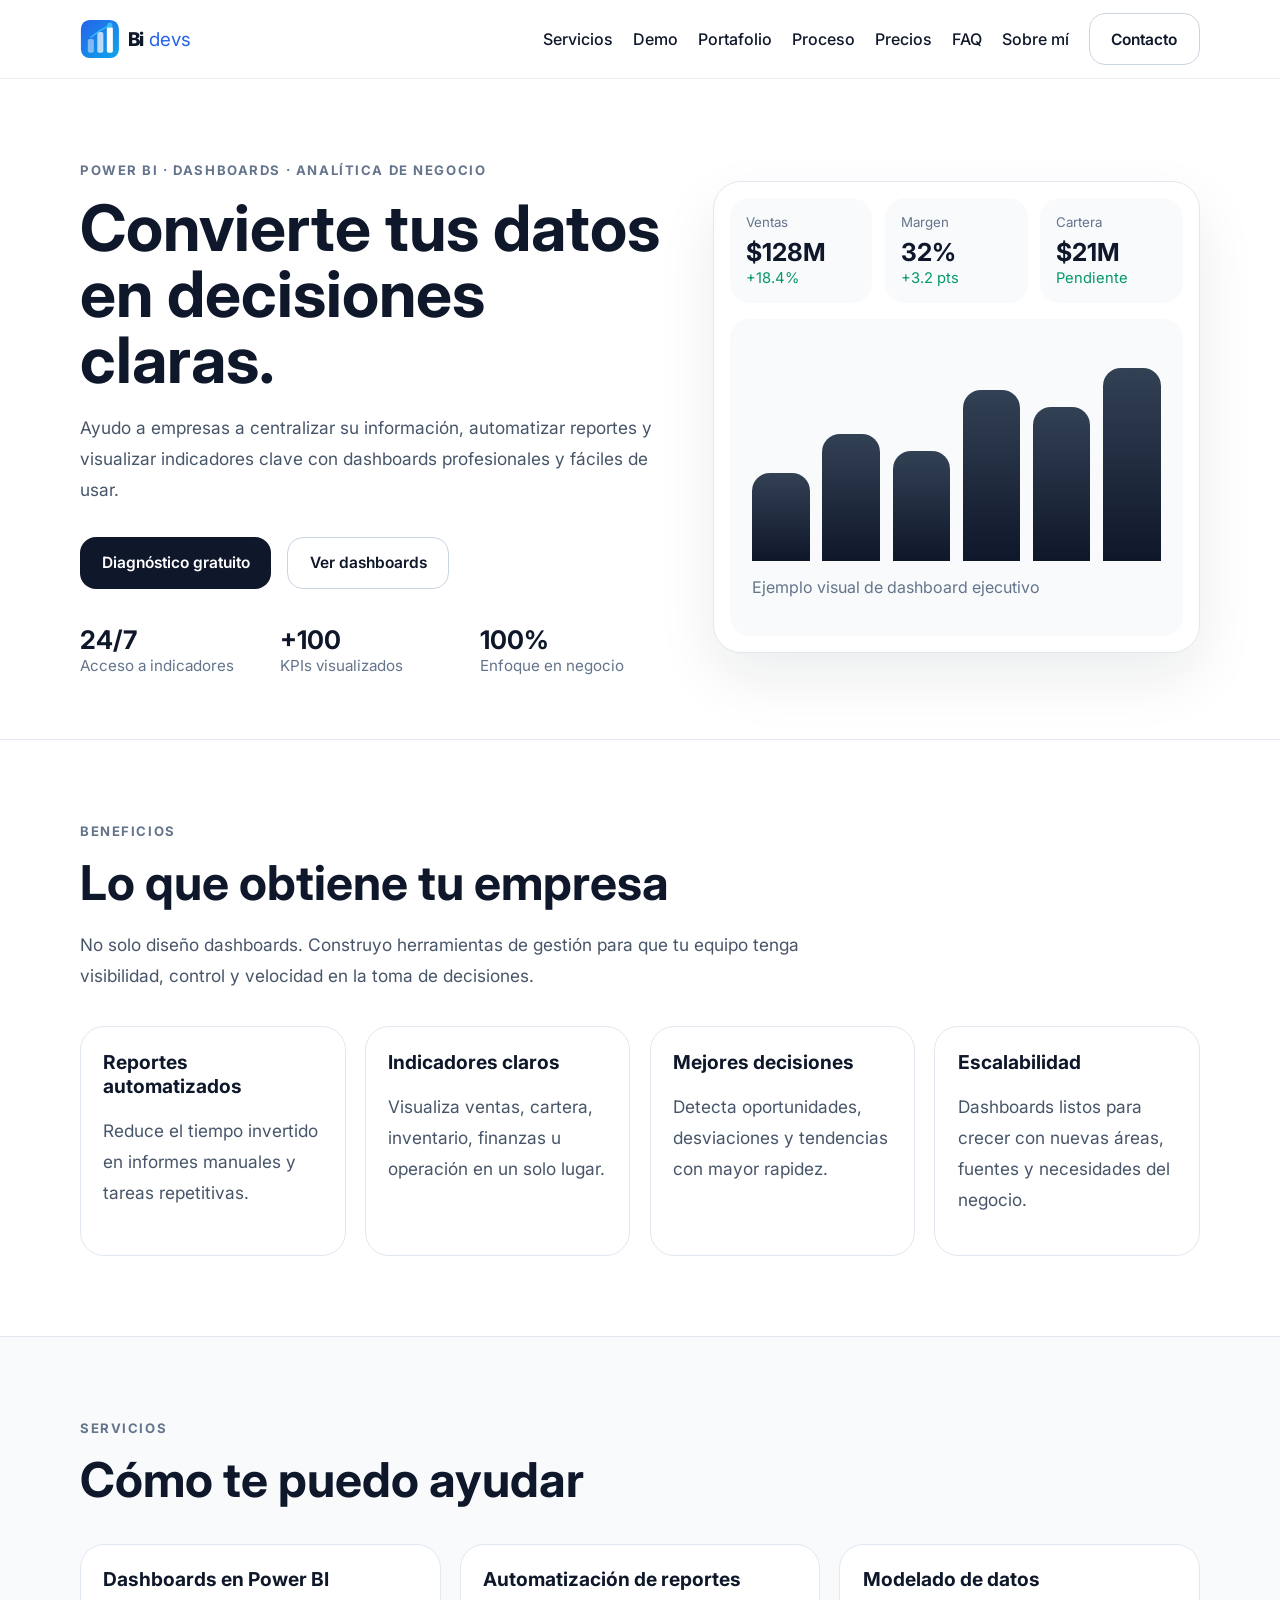
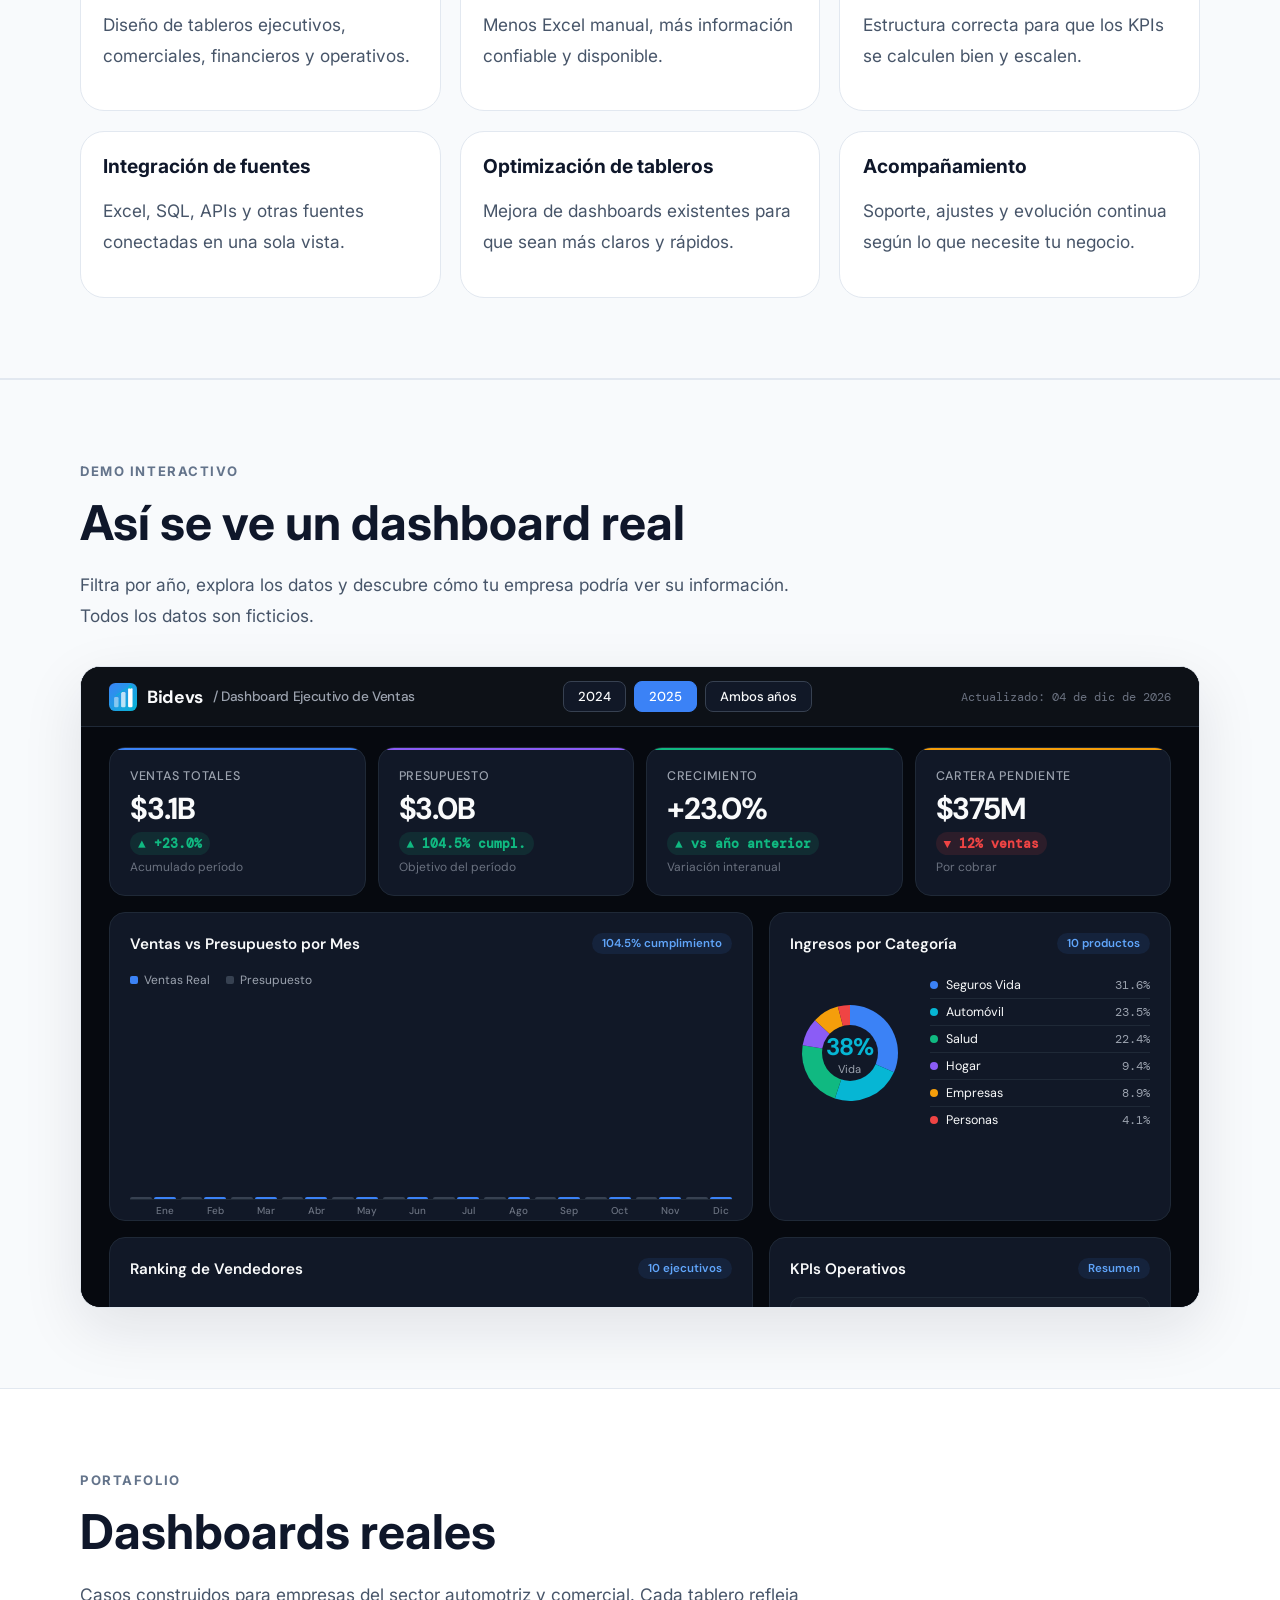
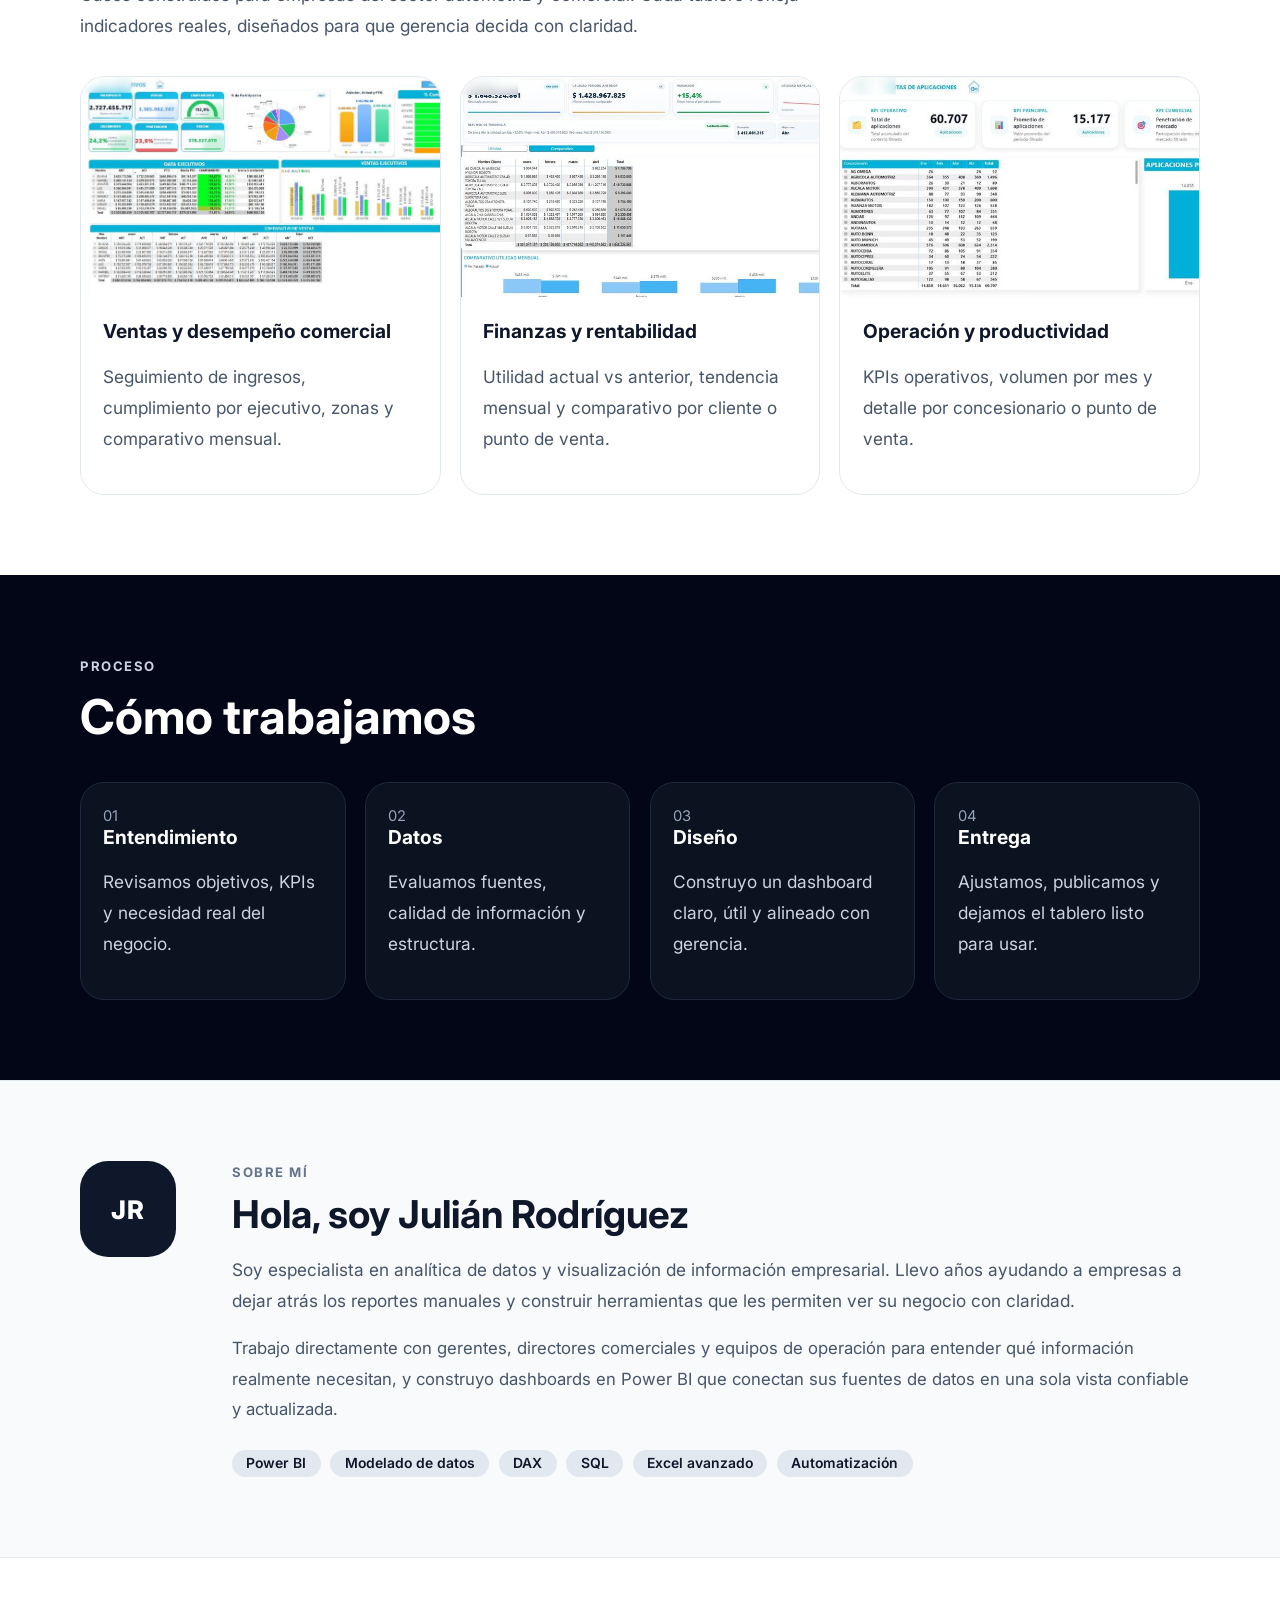
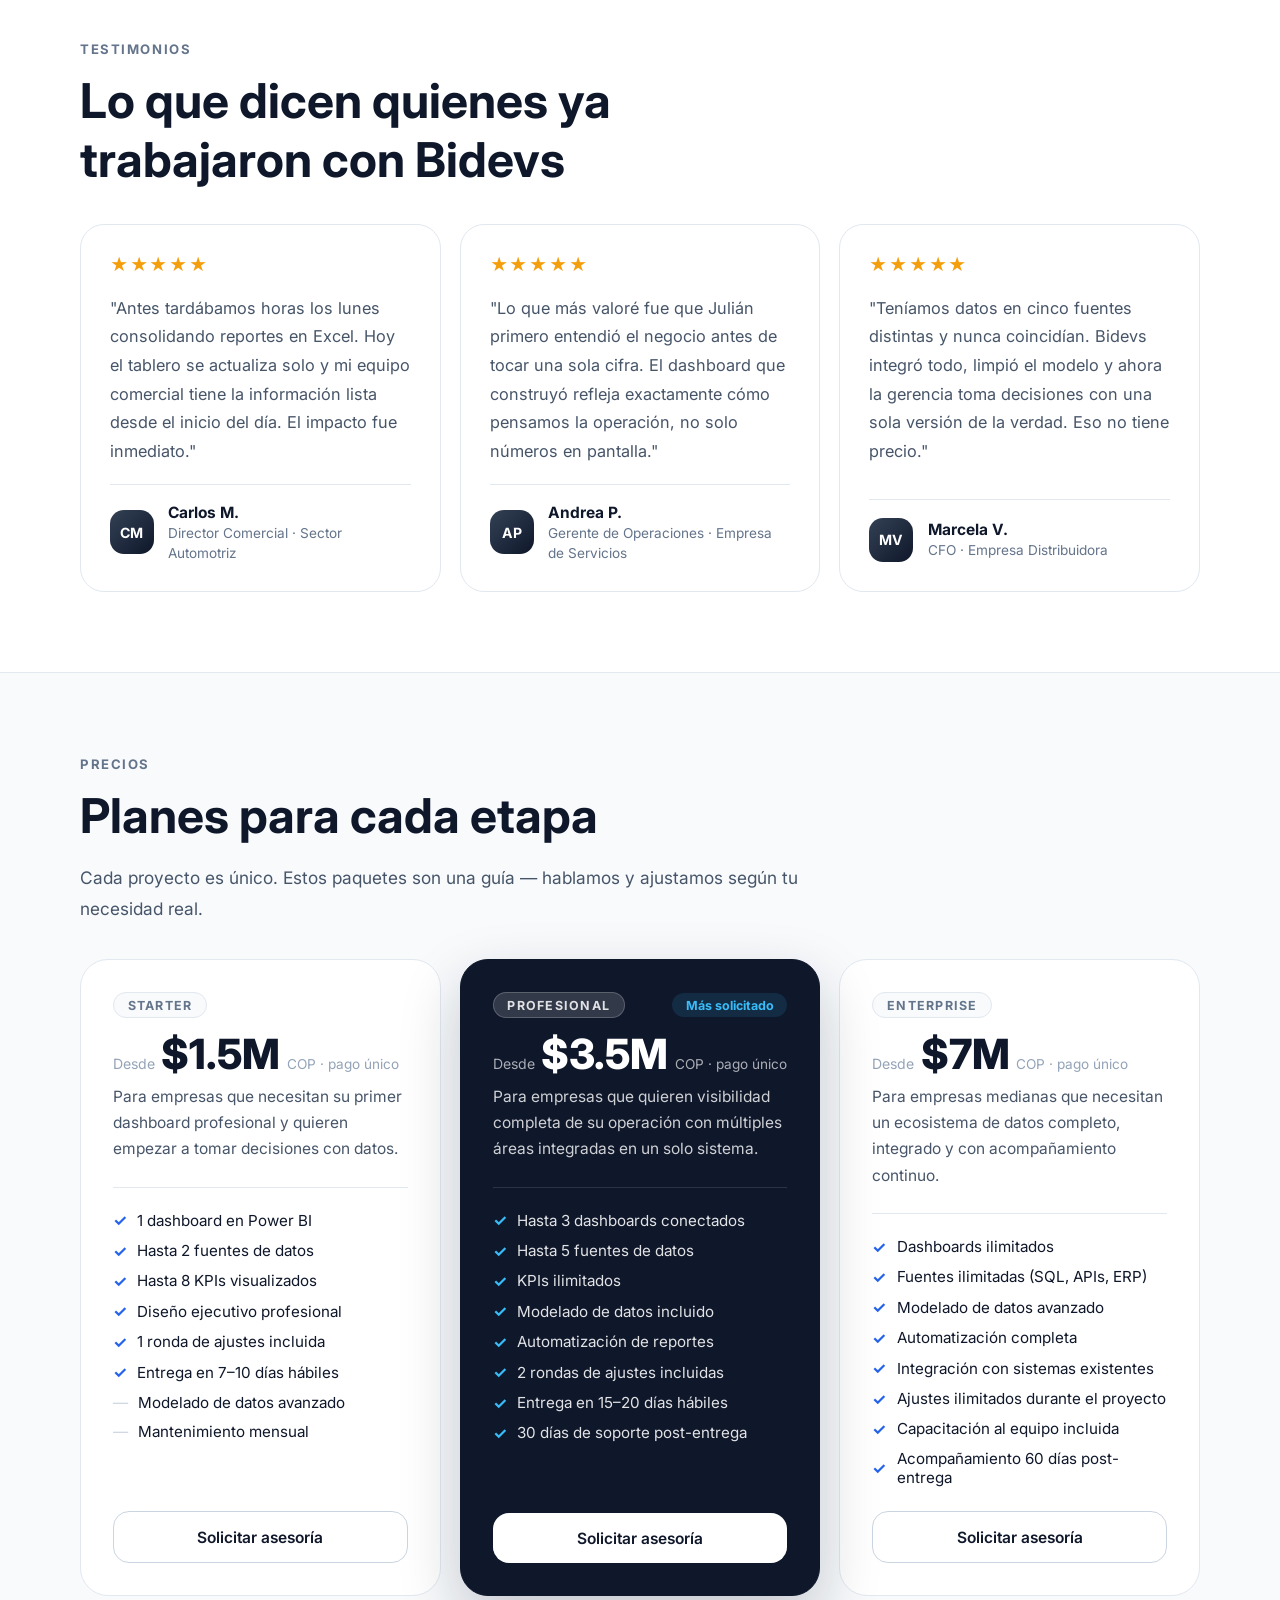
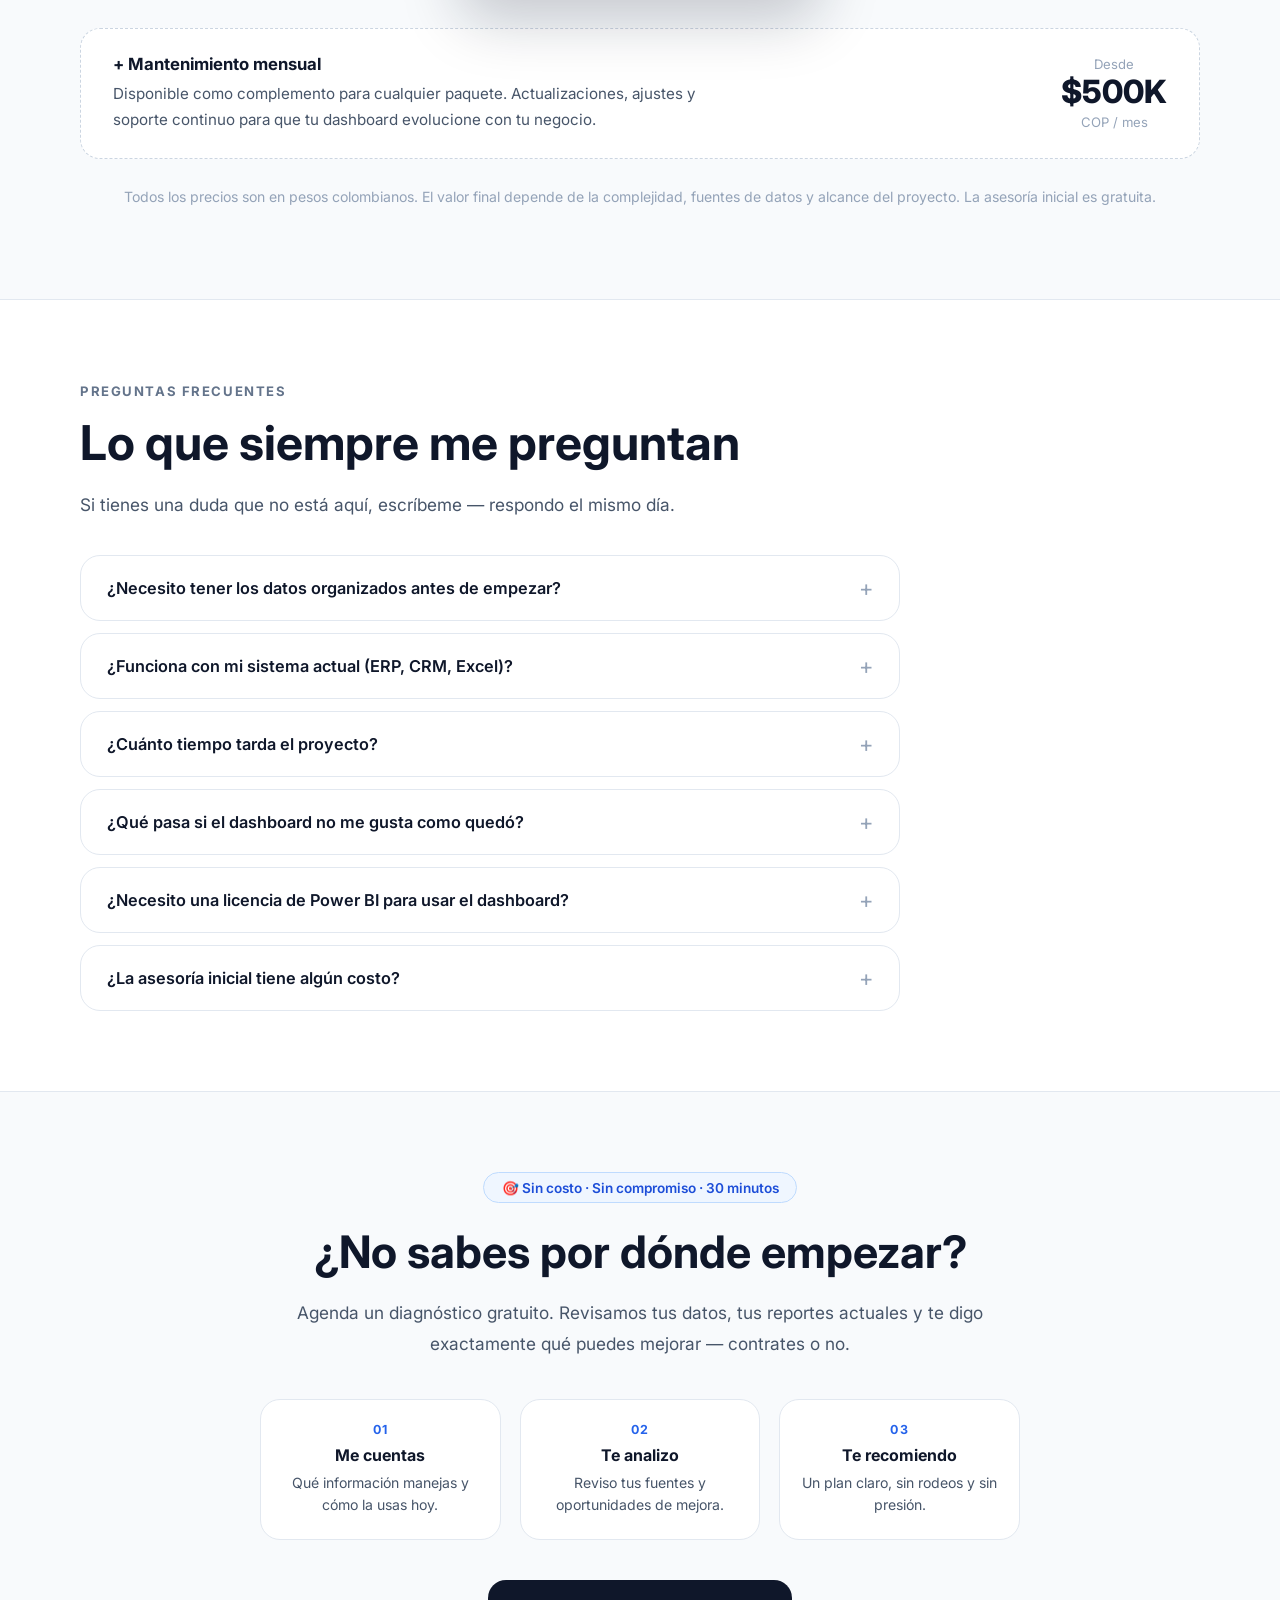
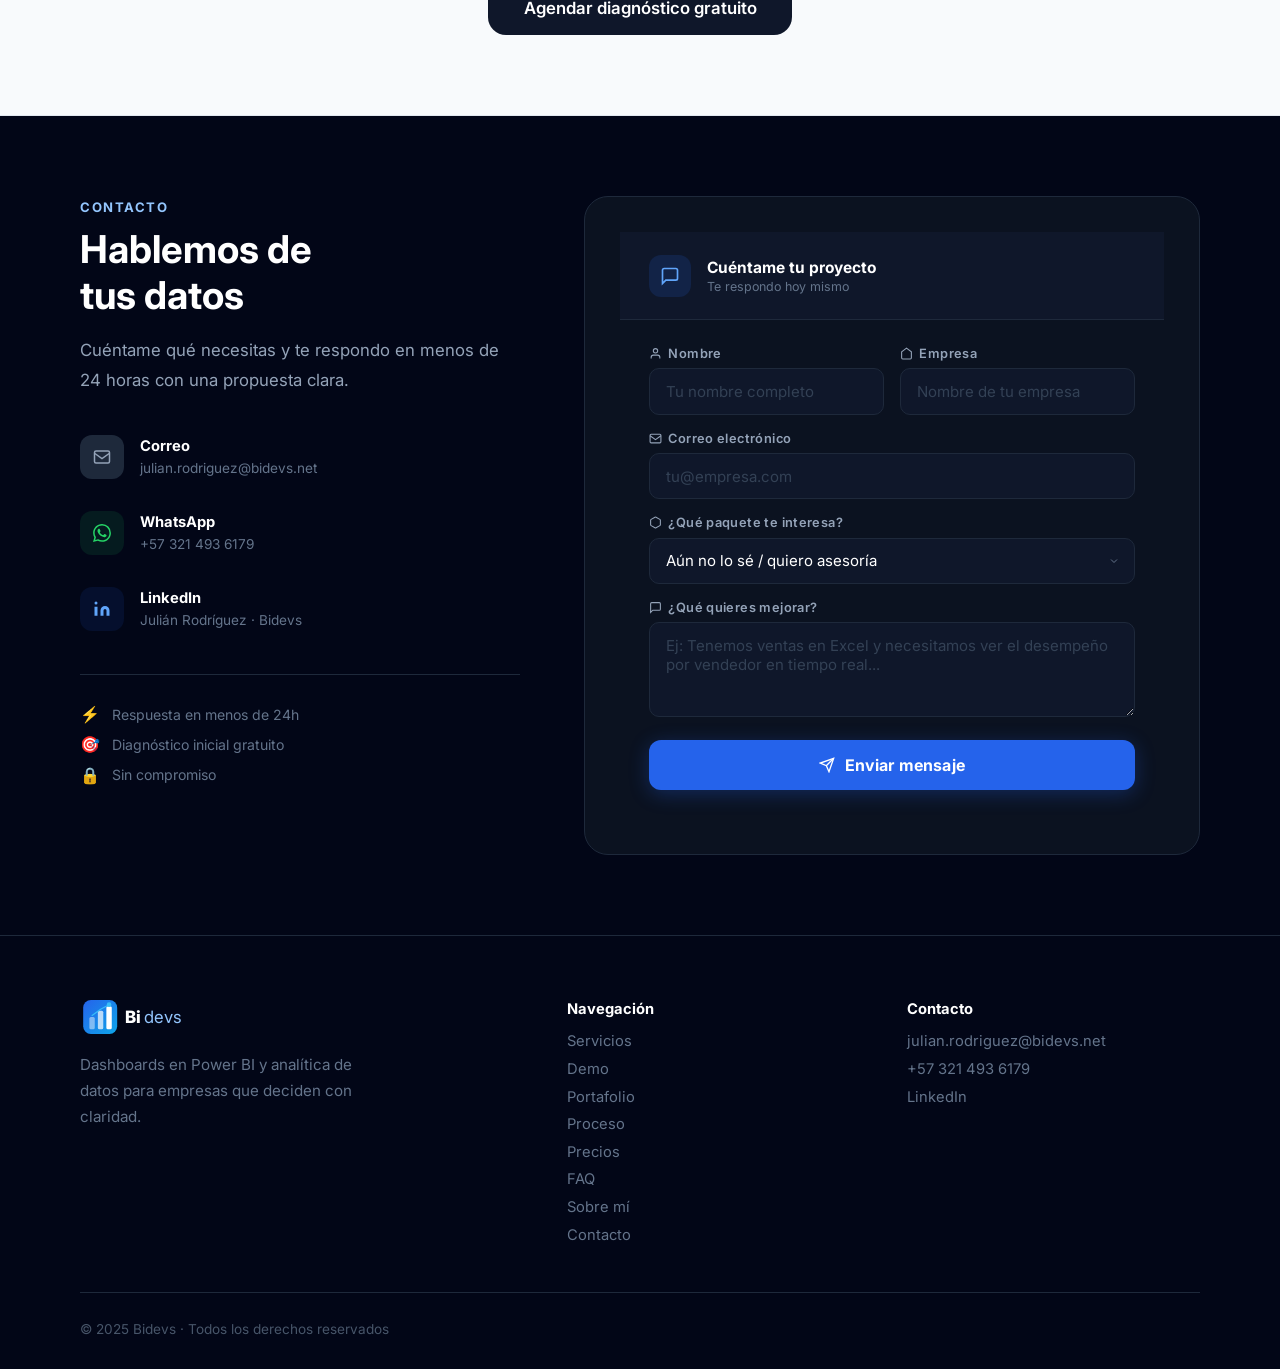
<file: index.html>
<!DOCTYPE html>
<html lang="es">
<head>
  <meta charset="UTF-8" />
  <meta name="viewport" content="width=device-width, initial-scale=1.0" />

  <!-- ── TÍTULO Y DESCRIPCIÓN ── -->
  <title>Bidevs | Dashboards en Power BI para empresas en Colombia</title>
  <meta name="description" content="Diseño dashboards profesionales en Power BI para empresas en Colombia. Centraliza tus datos, automatiza reportes y toma decisiones más rápido. Solicita asesoría gratis." />
  <meta name="robots" content="index, follow" />
  <link rel="canonical" href="https://bidevs.net/" />

  <!-- ── OPEN GRAPH (LinkedIn, WhatsApp, Facebook) ── -->
  <meta property="og:type" content="website" />
  <meta property="og:url" content="https://bidevs.net/" />
  <meta property="og:title" content="Bidevs | Dashboards en Power BI para empresas" />
  <meta property="og:description" content="Convierte tus datos en decisiones claras. Dashboards ejecutivos, financieros y operativos en Power BI para empresas en Colombia." />
  <meta property="og:image" content="https://bidevs.net/og-image.jpg" />
  <meta property="og:image:alt" content="Bidevs — Dashboards en Power BI para empresas en Colombia" />
  <meta property="og:image:width" content="1200" />
  <meta property="og:image:height" content="630" />
  <meta property="og:site_name" content="Bidevs" />
  <meta property="og:locale" content="es_CO" />

  <!-- ── TWITTER CARD ── -->
  <meta name="twitter:card" content="summary_large_image" />
  <meta name="twitter:title" content="Bidevs | Dashboards en Power BI para empresas" />
  <meta name="twitter:description" content="Convierte tus datos en decisiones claras. Dashboards profesionales en Power BI para empresas en Colombia." />
  <meta name="twitter:image" content="https://bidevs.net/og-image.jpg" />

  <!-- ── SCHEMA.ORG — DATOS ESTRUCTURADOS PARA GOOGLE ── -->
  <script type="application/ld+json">
  {
    "@context": "https://schema.org",
    "@type": "ProfessionalService",
    "name": "Bidevs",
    "description": "Diseño de dashboards en Power BI y analítica de datos para empresas en Colombia.",
    "url": "https://bidevs.net",
    "email": "julian.rodriguez@bidevs.net",
    "telephone": "+573214936179",
    "founder": {
      "@type": "Person",
      "name": "Julián Rodríguez",
      "jobTitle": "Especialista en Power BI y Analítica de Datos"
    },
    "address": {
      "@type": "PostalAddress",
      "addressCountry": "CO",
      "addressLocality": "Bogotá"
    },
    "areaServed": {
      "@type": "Country",
      "name": "Colombia"
    },
    "serviceType": [
      "Dashboards en Power BI",
      "Analítica de datos empresarial",
      "Automatización de reportes",
      "Modelado de datos",
      "Business Intelligence"
    ],
    "sameAs": [
      "https://www.linkedin.com/in/julianrodriguezbidevs/"
    ]
  }
  </script>

  <!-- ── FUENTES Y ESTILOS ── -->
  <link rel="preconnect" href="https://fonts.googleapis.com">
  <link rel="preconnect" href="https://fonts.gstatic.com" crossorigin>
  <link href="https://fonts.googleapis.com/css2?family=Inter:wght@400;500;600;700;800&display=swap" rel="stylesheet">
  <!-- ── FAVICONS ── -->
  <link rel="icon" href="favicon.ico" sizes="any" />
  <link rel="icon" type="image/svg+xml" href="logo-icon.svg" />
  <link rel="apple-touch-icon" href="apple-touch-icon.png" />
  <link rel="manifest" href="site.webmanifest" />
  <meta name="theme-color" content="#2563eb" />
  <link rel="stylesheet" href="styles.css" />
</head>
<body>
  <header class="header">
    <div class="container nav">
      <a href="#" class="logo" style="display:inline-flex;align-items:center;text-decoration:none;">
        <svg xmlns="http://www.w3.org/2000/svg" viewBox="0 0 160 44" width="140" height="38" aria-label="Bidevs">
          <defs><linearGradient id="hg" x1="0%" y1="0%" x2="100%" y2="100%"><stop offset="0%" stop-color="#2563eb"/><stop offset="100%" stop-color="#0ea5e9"/></linearGradient></defs>
          <rect x="0" y="0" width="44" height="44" rx="10" fill="url(#hg)"/>
          <rect x="8" y="22" width="7" height="16" rx="2" fill="rgba(255,255,255,0.45)"/>
          <rect x="19" y="14" width="7" height="24" rx="2" fill="rgba(255,255,255,0.7)"/>
          <rect x="30" y="8" width="7" height="30" rx="2" fill="white"/>
          <circle cx="33.5" cy="6" r="3" fill="#38bdf8"/>
          <path d="M11.5 20 L22.5 12 L33.5 6" stroke="#38bdf8" stroke-width="1.5" fill="none" stroke-linecap="round" stroke-linejoin="round"/>
          <text x="54" y="30" font-family="Inter,system-ui,sans-serif" font-size="22" font-weight="800" fill="#0f172a" letter-spacing="-0.02em">Bi</text>
          <text x="79" y="30" font-family="Inter,system-ui,sans-serif" font-size="22" font-weight="400" fill="#2563eb" letter-spacing="-0.01em">devs</text>
        </svg>
      </a>
      <nav>
        <a href="#servicios">Servicios</a>
        <a href="#demo">Demo</a>
        <a href="#portafolio">Portafolio</a>
        <a href="#proceso">Proceso</a>
        <a href="#precios">Precios</a>
        <a href="#faq">FAQ</a>
        <a href="#sobre-mi">Sobre mí</a>
        <a href="#contacto" class="btn btn-outline">Contacto</a>
      </nav>
    </div>
  </header>

  <!-- HERO -->
  <section class="hero">
    <div class="container hero-grid">
      <div>
        <div class="eyebrow">Power BI · Dashboards · Analítica de negocio</div>
        <h1>Convierte tus datos en decisiones claras.</h1>
        <p class="lead">Ayudo a empresas a centralizar su información, automatizar reportes y visualizar indicadores clave con dashboards profesionales y fáciles de usar.</p>
        <div class="hero-actions">
          <a href="#contacto" class="btn btn-primary">Diagnóstico gratuito</a>
          <a href="#portafolio" class="btn btn-secondary">Ver dashboards</a>
        </div>
        <div class="stats">
          <div><strong>24/7</strong><span>Acceso a indicadores</span></div>
          <div><strong>+100</strong><span>KPIs visualizados</span></div>
          <div><strong>100%</strong><span>Enfoque en negocio</span></div>
        </div>
      </div>
      <div class="dashboard-card">
        <div class="metric-row">
          <div class="metric-box">
            <small>Ventas</small>
            <strong>$128M</strong>
            <span>+18.4%</span>
          </div>
          <div class="metric-box">
            <small>Margen</small>
            <strong>32%</strong>
            <span>+3.2 pts</span>
          </div>
          <div class="metric-box">
            <small>Cartera</small>
            <strong>$21M</strong>
            <span>Pendiente</span>
          </div>
        </div>
        <div class="chart-box">
          <div class="bars">
            <span style="height:40%"></span>
            <span style="height:58%"></span>
            <span style="height:50%"></span>
            <span style="height:78%"></span>
            <span style="height:70%"></span>
            <span style="height:88%"></span>
          </div>
          <p>Ejemplo visual de dashboard ejecutivo</p>
        </div>
      </div>
    </div>
  </section>

  <!-- BENEFICIOS -->
  <section class="section" id="beneficios">
    <div class="container">
      <div class="section-copy">
        <span class="section-label">Beneficios</span>
        <h2>Lo que obtiene tu empresa</h2>
        <p>No solo diseño dashboards. Construyo herramientas de gestión para que tu equipo tenga visibilidad, control y velocidad en la toma de decisiones.</p>
      </div>
      <div class="grid grid-4">
        <article class="card">
          <h3>Reportes automatizados</h3>
          <p>Reduce el tiempo invertido en informes manuales y tareas repetitivas.</p>
        </article>
        <article class="card">
          <h3>Indicadores claros</h3>
          <p>Visualiza ventas, cartera, inventario, finanzas u operación en un solo lugar.</p>
        </article>
        <article class="card">
          <h3>Mejores decisiones</h3>
          <p>Detecta oportunidades, desviaciones y tendencias con mayor rapidez.</p>
        </article>
        <article class="card">
          <h3>Escalabilidad</h3>
          <p>Dashboards listos para crecer con nuevas áreas, fuentes y necesidades del negocio.</p>
        </article>
      </div>
    </div>
  </section>

  <!-- SERVICIOS -->
  <section class="section section-alt" id="servicios">
    <div class="container">
      <div class="section-copy">
        <span class="section-label">Servicios</span>
        <h2>Cómo te puedo ayudar</h2>
      </div>
      <div class="grid grid-3">
        <article class="card"><h3>Dashboards en Power BI</h3><p>Diseño de tableros ejecutivos, comerciales, financieros y operativos.</p></article>
        <article class="card"><h3>Automatización de reportes</h3><p>Menos Excel manual, más información confiable y disponible.</p></article>
        <article class="card"><h3>Modelado de datos</h3><p>Estructura correcta para que los KPIs se calculen bien y escalen.</p></article>
        <article class="card"><h3>Integración de fuentes</h3><p>Excel, SQL, APIs y otras fuentes conectadas en una sola vista.</p></article>
        <article class="card"><h3>Optimización de tableros</h3><p>Mejora de dashboards existentes para que sean más claros y rápidos.</p></article>
        <article class="card"><h3>Acompañamiento</h3><p>Soporte, ajustes y evolución continua según lo que necesite tu negocio.</p></article>
      </div>
    </div>
  </section>

  <!-- PORTAFOLIO -->
  <!-- DEMO DASHBOARD -->
  <section class="section section-alt" id="demo">
    <div class="container">
      <div class="section-copy">
        <span class="section-label">Demo interactivo</span>
        <h2>Así se ve un dashboard real</h2>
        <p>Filtra por año, explora los datos y descubre cómo tu empresa podría ver su información. Todos los datos son ficticios.</p>
      </div>
      <div class="dashboard-embed">
        <iframe src="dashboard-demo.html" width="100%" height="640" frameborder="0" loading="lazy" title="Dashboard demo Bidevs"></iframe>
      </div>
    </div>
  </section>


  <section class="section" id="portafolio">
    <div class="container">
      <div class="section-copy">
        <span class="section-label">Portafolio</span>
        <h2>Dashboards reales</h2>
        <p>Casos construidos para empresas del sector automotriz y comercial. Cada tablero refleja indicadores reales, diseñados para que gerencia decida con claridad.</p>
      </div>
      <div class="grid grid-3">
        <article class="portfolio-card">
          <div class="portfolio-image" style="padding:0; overflow:hidden; height:190px; background:#f0f4f8;">
            <img src="[data-uri]"
              alt="Dashboard de ventas ejecutivos Power BI"
              style="width:100%; height:100%; object-fit:cover; object-position:top left; display:block;" />
          </div>
          <div class="portfolio-body">
            <h3>Ventas y desempeño comercial</h3>
            <p>Seguimiento de ingresos, cumplimiento por ejecutivo, zonas y comparativo mensual.</p>
          </div>
        </article>
        <article class="portfolio-card">
          <div class="portfolio-image" style="padding:0; overflow:hidden; height:190px; background:#f0f4f8;">
            <img src="[data-uri]"
              alt="Dashboard financiero utilidad Power BI"
              style="width:100%; height:100%; object-fit:cover; object-position:top left; display:block;" />
          </div>
          <div class="portfolio-body">
            <h3>Finanzas y rentabilidad</h3>
            <p>Utilidad actual vs anterior, tendencia mensual y comparativo por cliente o punto de venta.</p>
          </div>
        </article>
        <article class="portfolio-card">
          <div class="portfolio-image" style="padding:0; overflow:hidden; height:190px; background:#f0f4f8;">
            <img src="[data-uri]"
              alt="Dashboard operativo aplicaciones Power BI"
              style="width:100%; height:100%; object-fit:cover; object-position:top left; display:block;" />
          </div>
          <div class="portfolio-body">
            <h3>Operación y productividad</h3>
            <p>KPIs operativos, volumen por mes y detalle por concesionario o punto de venta.</p>
          </div>
        </article>
      </div>
    </div>
  </section>

  <!-- PROCESO -->
  <section class="section dark-section" id="proceso">
    <div class="container">
      <div class="section-copy light">
        <span class="section-label">Proceso</span>
        <h2>Cómo trabajamos</h2>
      </div>
      <div class="grid grid-4">
        <article class="dark-card"><span>01</span><h3>Entendimiento</h3><p>Revisamos objetivos, KPIs y necesidad real del negocio.</p></article>
        <article class="dark-card"><span>02</span><h3>Datos</h3><p>Evaluamos fuentes, calidad de información y estructura.</p></article>
        <article class="dark-card"><span>03</span><h3>Diseño</h3><p>Construyo un dashboard claro, útil y alineado con gerencia.</p></article>
        <article class="dark-card"><span>04</span><h3>Entrega</h3><p>Ajustamos, publicamos y dejamos el tablero listo para usar.</p></article>
      </div>
    </div>
  </section>

  <!-- SOBRE MÍ -->
  <section class="section section-alt" id="sobre-mi">
    <div class="container sobre-grid">
      <div class="sobre-icon-col">
        <div class="sobre-avatar">JR</div>
      </div>
      <div class="sobre-content">
        <span class="section-label">Sobre mí</span>
        <h2>Hola, soy Julián Rodríguez</h2>
        <p class="lead">Soy especialista en analítica de datos y visualización de información empresarial. Llevo años ayudando a empresas a dejar atrás los reportes manuales y construir herramientas que les permiten ver su negocio con claridad.</p>
        <p style="color:#475569; font-size:1.05rem; line-height:1.8; margin-top:1rem;">Trabajo directamente con gerentes, directores comerciales y equipos de operación para entender qué información realmente necesitan, y construyo dashboards en Power BI que conectan sus fuentes de datos en una sola vista confiable y actualizada.</p>
        <div class="sobre-tags">
          <span>Power BI</span>
          <span>Modelado de datos</span>
          <span>DAX</span>
          <span>SQL</span>
          <span>Excel avanzado</span>
          <span>Automatización</span>
        </div>
      </div>
    </div>
  </section>

  <!-- TESTIMONIOS -->
  <section class="section" id="testimonios">
    <div class="container">
      <div class="section-copy">
        <span class="section-label">Testimonios</span>
        <h2>Lo que dicen quienes ya trabajaron con Bidevs</h2>
      </div>
      <div class="grid grid-3">
        <article class="testimonial-card">
          <div class="stars">★★★★★</div>
          <p class="testimonial-text">"Antes tardábamos horas los lunes consolidando reportes en Excel. Hoy el tablero se actualiza solo y mi equipo comercial tiene la información lista desde el inicio del día. El impacto fue inmediato."</p>
          <div class="testimonial-author">
            <div class="author-avatar">CM</div>
            <div>
              <strong>Carlos M.</strong>
              <span>Director Comercial · Sector Automotriz</span>
            </div>
          </div>
        </article>
        <article class="testimonial-card">
          <div class="stars">★★★★★</div>
          <p class="testimonial-text">"Lo que más valoré fue que Julián primero entendió el negocio antes de tocar una sola cifra. El dashboard que construyó refleja exactamente cómo pensamos la operación, no solo números en pantalla."</p>
          <div class="testimonial-author">
            <div class="author-avatar">AP</div>
            <div>
              <strong>Andrea P.</strong>
              <span>Gerente de Operaciones · Empresa de Servicios</span>
            </div>
          </div>
        </article>
        <article class="testimonial-card">
          <div class="stars">★★★★★</div>
          <p class="testimonial-text">"Teníamos datos en cinco fuentes distintas y nunca coincidían. Bidevs integró todo, limpió el modelo y ahora la gerencia toma decisiones con una sola versión de la verdad. Eso no tiene precio."</p>
          <div class="testimonial-author">
            <div class="author-avatar">MV</div>
            <div>
              <strong>Marcela V.</strong>
              <span>CFO · Empresa Distribuidora</span>
            </div>
          </div>
        </article>
      </div>
    </div>
  </section>

  <!-- PRECIOS -->
  <section class="section section-alt" id="precios">
    <div class="container">
      <div class="section-copy">
        <span class="section-label">Precios</span>
        <h2>Planes para cada etapa</h2>
        <p>Cada proyecto es único. Estos paquetes son una guía — hablamos y ajustamos según tu necesidad real.</p>
      </div>

      <div class="grid grid-3" style="align-items:stretch;">

        <!-- STARTER -->
        <article class="pricing-card">
          <div class="pricing-header">
            <span class="pricing-badge">Starter</span>
            <div class="pricing-price">
              <span class="pricing-desde">Desde</span>
              <strong>$1.5M</strong>
              <span class="pricing-cop">COP · pago único</span>
            </div>
            <p class="pricing-desc">Para empresas que necesitan su primer dashboard profesional y quieren empezar a tomar decisiones con datos.</p>
          </div>
          <ul class="pricing-features">
            <li><span class="check">✓</span> 1 dashboard en Power BI</li>
            <li><span class="check">✓</span> Hasta 2 fuentes de datos</li>
            <li><span class="check">✓</span> Hasta 8 KPIs visualizados</li>
            <li><span class="check">✓</span> Diseño ejecutivo profesional</li>
            <li><span class="check">✓</span> 1 ronda de ajustes incluida</li>
            <li><span class="check">✓</span> Entrega en 7–10 días hábiles</li>
            <li><span class="muted">—</span> Modelado de datos avanzado</li>
            <li><span class="muted">—</span> Mantenimiento mensual</li>
          </ul>
          <a href="https://wa.me/573214936179?text=Hola%20Julián%2C%20me%20interesa%20el%20paquete%20Starter%20de%20Bidevs." class="btn btn-secondary pricing-btn" target="_blank" rel="noopener">Solicitar asesoría</a>
        </article>

        <!-- PROFESIONAL (destacado) -->
        <article class="pricing-card pricing-featured">
          <div class="pricing-header">
            <div style="display:flex;align-items:center;justify-content:space-between;margin-bottom:.5rem;">
              <span class="pricing-badge badge-white">Profesional</span>
              <span class="popular-tag">Más solicitado</span>
            </div>
            <div class="pricing-price">
              <span class="pricing-desde" style="color:rgba(255,255,255,0.65)">Desde</span>
              <strong>$3.5M</strong>
              <span class="pricing-cop" style="color:rgba(255,255,255,0.65)">COP · pago único</span>
            </div>
            <p class="pricing-desc" style="color:rgba(255,255,255,0.8)">Para empresas que quieren visibilidad completa de su operación con múltiples áreas integradas en un solo sistema.</p>
          </div>
          <ul class="pricing-features">
            <li><span class="check">✓</span> Hasta 3 dashboards conectados</li>
            <li><span class="check">✓</span> Hasta 5 fuentes de datos</li>
            <li><span class="check">✓</span> KPIs ilimitados</li>
            <li><span class="check">✓</span> Modelado de datos incluido</li>
            <li><span class="check">✓</span> Automatización de reportes</li>
            <li><span class="check">✓</span> 2 rondas de ajustes incluidas</li>
            <li><span class="check">✓</span> Entrega en 15–20 días hábiles</li>
            <li><span class="check">✓</span> 30 días de soporte post-entrega</li>
          </ul>
          <a href="https://wa.me/573214936179?text=Hola%20Julián%2C%20me%20interesa%20el%20paquete%20Profesional%20de%20Bidevs." class="btn btn-white pricing-btn" target="_blank" rel="noopener">Solicitar asesoría</a>
        </article>

        <!-- ENTERPRISE -->
        <article class="pricing-card">
          <div class="pricing-header">
            <span class="pricing-badge">Enterprise</span>
            <div class="pricing-price">
              <span class="pricing-desde">Desde</span>
              <strong>$7M</strong>
              <span class="pricing-cop">COP · pago único</span>
            </div>
            <p class="pricing-desc">Para empresas medianas que necesitan un ecosistema de datos completo, integrado y con acompañamiento continuo.</p>
          </div>
          <ul class="pricing-features">
            <li><span class="check">✓</span> Dashboards ilimitados</li>
            <li><span class="check">✓</span> Fuentes ilimitadas (SQL, APIs, ERP)</li>
            <li><span class="check">✓</span> Modelado de datos avanzado</li>
            <li><span class="check">✓</span> Automatización completa</li>
            <li><span class="check">✓</span> Integración con sistemas existentes</li>
            <li><span class="check">✓</span> Ajustes ilimitados durante el proyecto</li>
            <li><span class="check">✓</span> Capacitación al equipo incluida</li>
            <li><span class="check">✓</span> Acompañamiento 60 días post-entrega</li>
          </ul>
          <a href="https://wa.me/573214936179?text=Hola%20Juli%C3%A1n%2C%20me%20interesa%20el%20paquete%20Enterprise%20de%20Bidevs." class="btn btn-secondary pricing-btn" target="_blank" rel="noopener">Solicitar asesoría</a>
        </article>

      </div>

      <!-- Mantenimiento add-on -->
      <div class="addon-box">
        <div class="addon-content">
          <div>
            <strong>+ Mantenimiento mensual</strong>
            <p>Disponible como complemento para cualquier paquete. Actualizaciones, ajustes y soporte continuo para que tu dashboard evolucione con tu negocio.</p>
          </div>
          <div class="addon-price">
            <span>Desde</span>
            <strong>$500K</strong>
            <small>COP / mes</small>
          </div>
        </div>
      </div>

      <p class="pricing-note">Todos los precios son en pesos colombianos. El valor final depende de la complejidad, fuentes de datos y alcance del proyecto. La asesoría inicial es gratuita.</p>

    </div>
  </section>

  <!-- FAQ -->
  <section class="section" id="faq">
    <div class="container">
      <div class="section-copy">
        <span class="section-label">Preguntas frecuentes</span>
        <h2>Lo que siempre me preguntan</h2>
        <p>Si tienes una duda que no está aquí, escríbeme — respondo el mismo día.</p>
      </div>
      <div class="faq-list">

        <details class="faq-item">
          <summary class="faq-question">¿Necesito tener los datos organizados antes de empezar?</summary>
          <div class="faq-answer">
            <p>No necesariamente. Parte del trabajo es evaluar cómo están tus datos hoy y ayudarte a estructurarlos. Si tienes todo en Excel desorganizado o en varios archivos sueltos, lo revisamos juntos en la asesoría inicial y definimos el mejor camino.</p>
          </div>
        </details>

        <details class="faq-item">
          <summary class="faq-question">¿Funciona con mi sistema actual (ERP, CRM, Excel)?</summary>
          <div class="faq-answer">
            <p>Sí. Power BI se conecta con prácticamente cualquier fuente: Excel, Google Sheets, SQL, SAP, Siigo, World Office, Salesforce, APIs y más. En la asesoría inicial identificamos tus fuentes y confirmamos la integración antes de arrancar.</p>
          </div>
        </details>

        <details class="faq-item">
          <summary class="faq-question">¿Cuánto tiempo tarda el proyecto?</summary>
          <div class="faq-answer">
            <p>Depende del paquete. Un dashboard Starter puede estar listo en 7–10 días hábiles. Un proyecto Profesional toma entre 15 y 20 días. El Enterprise se define según el alcance, pero generalmente entre 4 y 8 semanas. En todos los casos te doy una fecha de entrega al inicio del proyecto.</p>
          </div>
        </details>

        <details class="faq-item">
          <summary class="faq-question">¿Qué pasa si el dashboard no me gusta como quedó?</summary>
          <div class="faq-answer">
            <p>Cada paquete incluye rondas de ajustes para que el resultado sea exactamente lo que necesitas. Además, antes de diseñar una sola pantalla, hacemos una sesión de entendimiento donde definimos estructura, KPIs y estilo visual. Que el resultado sea diferente a lo acordado es muy poco probable.</p>
          </div>
        </details>

        <details class="faq-item">
          <summary class="faq-question">¿Necesito una licencia de Power BI para usar el dashboard?</summary>
          <div class="faq-answer">
            <p>Para publicar y compartir dashboards dentro de tu empresa necesitas Power BI Pro (~$10 USD/usuario/mes) o Power BI Premium. Te oriento en cuál se adapta mejor a tu caso. Si solo necesitas el archivo para uso personal, puede funcionar con la versión gratuita de Power BI Desktop.</p>
          </div>
        </details>

        <details class="faq-item">
          <summary class="faq-question">¿La asesoría inicial tiene algún costo?</summary>
          <div class="faq-answer">
            <p>No. La primera sesión de diagnóstico es completamente gratuita y sin compromiso. En 30 minutos revisamos tu situación, tus datos y te doy una recomendación clara — contrates o no.</p>
          </div>
        </details>

      </div>
    </div>
  </section>

  <!-- DIAGNÓSTICO GRATUITO CTA -->
  <section class="section section-alt" id="diagnostico">
    <div class="container">
      <div class="diagnostico-box">
        <div class="diagnostico-badge">🎯 Sin costo · Sin compromiso · 30 minutos</div>
        <h2>¿No sabes por dónde empezar?</h2>
        <p>Agenda un diagnóstico gratuito. Revisamos tus datos, tus reportes actuales y te digo exactamente qué puedes mejorar — contrates o no.</p>
        <div class="diagnostico-pasos">
          <div class="paso">
            <span>01</span>
            <strong>Me cuentas</strong>
            <p>Qué información manejas y cómo la usas hoy.</p>
          </div>
          <div class="paso">
            <span>02</span>
            <strong>Te analizo</strong>
            <p>Reviso tus fuentes y oportunidades de mejora.</p>
          </div>
          <div class="paso">
            <span>03</span>
            <strong>Te recomiendo</strong>
            <p>Un plan claro, sin rodeos y sin presión.</p>
          </div>
        </div>
        <a href="https://wa.me/573214936179?text=Hola%20Julián%2C%20quiero%20agendar%20un%20diagnóstico%20gratuito%20con%20Bidevs." class="btn btn-primary btn-lg" target="_blank" rel="noopener">
          Agendar diagnóstico gratuito
        </a>
      </div>
    </div>
  </section>

  <!-- CTA CONTACTO -->
  <section class="section dark-section" id="contacto">
    <div class="container">
      <div class="contacto-grid">

        <!-- Columna izquierda -->
        <div class="contacto-info">
          <span class="section-label" style="color:#93c5fd;">Contacto</span>
          <h2 style="color:#fff; font-size:clamp(1.8rem,3vw,2.6rem); margin:.6rem 0 1rem;">Hablemos de<br>tus datos</h2>
          <p style="color:#94a3b8; font-size:1.05rem; line-height:1.8; margin-bottom:2rem;">Cuéntame qué necesitas y te respondo en menos de 24 horas con una propuesta clara.</p>

          <div class="contacto-items">
            <a href="mailto:julian.rodriguez@bidevs.net" class="contacto-item">
              <div class="contacto-icon">
                <svg width="18" height="18" fill="none" stroke="currentColor" stroke-width="2" viewBox="0 0 24 24"><rect x="2" y="4" width="20" height="16" rx="2"/><path d="m2 7 10 7 10-7"/></svg>
              </div>
              <div>
                <strong>Correo</strong>
                <span>julian.rodriguez@bidevs.net</span>
              </div>
            </a>
            <a href="https://wa.me/573214936179" class="contacto-item" target="_blank" rel="noopener">
              <div class="contacto-icon contacto-icon-wa">
                <svg width="18" height="18" viewBox="0 0 24 24" fill="currentColor"><path d="M17.472 14.382c-.297-.149-1.758-.867-2.03-.967-.273-.099-.471-.148-.67.15-.197.297-.767.966-.94 1.164-.173.199-.347.223-.644.075-.297-.15-1.255-.463-2.39-1.475-.883-.788-1.48-1.761-1.653-2.059-.173-.297-.018-.458.13-.606.134-.133.298-.347.446-.52.149-.174.198-.298.298-.497.099-.198.05-.371-.025-.52-.075-.149-.669-1.612-.916-2.207-.242-.579-.487-.5-.669-.51-.173-.008-.371-.01-.57-.01-.198 0-.52.074-.792.372-.272.297-1.04 1.016-1.04 2.479 0 1.462 1.065 2.875 1.213 3.074.149.198 2.096 3.2 5.077 4.487.709.306 1.262.489 1.694.625.712.227 1.36.195 1.871.118.571-.085 1.758-.719 2.006-1.413.248-.694.248-1.289.173-1.413-.074-.124-.272-.198-.57-.347m-5.421 7.403h-.004a9.87 9.87 0 01-5.031-1.378l-.361-.214-3.741.982.998-3.648-.235-.374a9.86 9.86 0 01-1.51-5.26c.001-5.45 4.436-9.884 9.888-9.884 2.64 0 5.122 1.03 6.988 2.898a9.825 9.825 0 012.893 6.994c-.003 5.45-4.437 9.884-9.885 9.884m8.413-18.297A11.815 11.815 0 0012.05 0C5.495 0 .16 5.335.157 11.892c0 2.096.547 4.142 1.588 5.945L.057 24l6.305-1.654a11.882 11.882 0 005.683 1.448h.005c6.554 0 11.89-5.335 11.893-11.893a11.821 11.821 0 00-3.48-8.413z"/></svg>
              </div>
              <div>
                <strong>WhatsApp</strong>
                <span>+57 321 493 6179</span>
              </div>
            </a>
            <a href="https://www.linkedin.com/in/julianrodriguezbidevs/" class="contacto-item" target="_blank" rel="noopener">
              <div class="contacto-icon contacto-icon-li">
                <svg width="18" height="18" viewBox="0 0 24 24" fill="currentColor"><path d="M16 8a6 6 0 016 6v7h-4v-7a2 2 0 00-2-2 2 2 0 00-2 2v7h-4v-7a6 6 0 016-6zM2 9h4v12H2z"/><circle cx="4" cy="4" r="2"/></svg>
              </div>
              <div>
                <strong>LinkedIn</strong>
                <span>Julián Rodríguez · Bidevs</span>
              </div>
            </a>
          </div>

          <!-- Garantías -->
          <div class="contacto-garantias">
            <div class="garantia-item">
              <span class="garantia-icon">⚡</span>
              <span>Respuesta en menos de 24h</span>
            </div>
            <div class="garantia-item">
              <span class="garantia-icon">🎯</span>
              <span>Diagnóstico inicial gratuito</span>
            </div>
            <div class="garantia-item">
              <span class="garantia-icon">🔒</span>
              <span>Sin compromiso</span>
            </div>
          </div>
        </div>

        <!-- Columna derecha — formulario -->
        <div class="contacto-form-wrap">
          <div class="form-header">
            <div class="form-header-icon">
              <svg width="20" height="20" fill="none" stroke="currentColor" stroke-width="2" viewBox="0 0 24 24"><path d="M21 15a2 2 0 01-2 2H7l-4 4V5a2 2 0 012-2h14a2 2 0 012 2z"/></svg>
            </div>
            <div>
              <div class="form-header-title">Cuéntame tu proyecto</div>
              <div class="form-header-sub">Te respondo hoy mismo</div>
            </div>
          </div>

          <form
            action="https://formspree.io/f/maqkzege"
            method="POST"
            class="contacto-form"
            id="contactForm"
          >
            <div class="form-row">
              <div class="form-group">
                <label for="nombre">
                  <svg width="13" height="13" fill="none" stroke="currentColor" stroke-width="2" viewBox="0 0 24 24"><path d="M20 21v-2a4 4 0 00-4-4H8a4 4 0 00-4 4v2"/><circle cx="12" cy="7" r="4"/></svg>
                  Nombre
                </label>
                <input type="text" id="nombre" name="nombre" placeholder="Tu nombre completo" required />
              </div>
              <div class="form-group">
                <label for="empresa">
                  <svg width="13" height="13" fill="none" stroke="currentColor" stroke-width="2" viewBox="0 0 24 24"><path d="M3 9l9-7 9 7v11a2 2 0 01-2 2H5a2 2 0 01-2-2z"/></svg>
                  Empresa
                </label>
                <input type="text" id="empresa" name="empresa" placeholder="Nombre de tu empresa" />
              </div>
            </div>

            <div class="form-group">
              <label for="email">
                <svg width="13" height="13" fill="none" stroke="currentColor" stroke-width="2" viewBox="0 0 24 24"><rect x="2" y="4" width="20" height="16" rx="2"/><path d="m2 7 10 7 10-7"/></svg>
                Correo electrónico
              </label>
              <input type="email" id="email" name="email" placeholder="tu@empresa.com" required />
            </div>

            <div class="form-group">
              <label for="paquete">
                <svg width="13" height="13" fill="none" stroke="currentColor" stroke-width="2" viewBox="0 0 24 24"><path d="M21 16V8a2 2 0 00-1-1.73l-7-4a2 2 0 00-2 0l-7 4A2 2 0 003 8v8a2 2 0 001 1.73l7 4a2 2 0 002 0l7-4A2 2 0 0021 16z"/></svg>
                ¿Qué paquete te interesa?
              </label>
              <select id="paquete" name="paquete">
                <option value="">Aún no lo sé / quiero asesoría</option>
                <option value="starter">Starter — desde $1.5M</option>
                <option value="profesional">Profesional — desde $3.5M</option>
                <option value="enterprise">Enterprise — desde $7M</option>
                <option value="mantenimiento">Solo mantenimiento</option>
              </select>
            </div>

            <div class="form-group">
              <label for="mensaje">
                <svg width="13" height="13" fill="none" stroke="currentColor" stroke-width="2" viewBox="0 0 24 24"><path d="M21 15a2 2 0 01-2 2H7l-4 4V5a2 2 0 012-2h14a2 2 0 012 2z"/></svg>
                ¿Qué quieres mejorar?
              </label>
              <textarea id="mensaje" name="mensaje" rows="3" placeholder="Ej: Tenemos ventas en Excel y necesitamos ver el desempeño por vendedor en tiempo real..." required></textarea>
            </div>

            <button type="submit" class="btn-form-submit" id="submitBtn">
              <svg width="16" height="16" fill="none" stroke="currentColor" stroke-width="2" viewBox="0 0 24 24"><line x1="22" y1="2" x2="11" y2="13"/><polygon points="22 2 15 22 11 13 2 9 22 2"/></svg>
              Enviar mensaje
            </button>

            <div class="form-success" id="formSuccess">
              <svg width="18" height="18" fill="none" stroke="currentColor" stroke-width="2" viewBox="0 0 24 24"><polyline points="20 6 9 17 4 12"/></svg>
              Mensaje enviado. Te respondo en menos de 24 horas.
            </div>
          </form>
        </div>

      </div>
    </div>
  </section>

  <!-- FOOTER -->
  <footer class="footer">
    <div class="container footer-inner">
      <div class="footer-brand">
        <div class="logo">
          <svg xmlns="http://www.w3.org/2000/svg" viewBox="0 0 160 44" width="130" height="34" aria-label="Bidevs">
            <defs><linearGradient id="fg" x1="0%" y1="0%" x2="100%" y2="100%"><stop offset="0%" stop-color="#2563eb"/><stop offset="100%" stop-color="#0ea5e9"/></linearGradient></defs>
            <rect x="0" y="0" width="44" height="44" rx="10" fill="url(#fg)"/>
            <rect x="8" y="22" width="7" height="16" rx="2" fill="rgba(255,255,255,0.45)"/>
            <rect x="19" y="14" width="7" height="24" rx="2" fill="rgba(255,255,255,0.7)"/>
            <rect x="30" y="8" width="7" height="30" rx="2" fill="white"/>
            <circle cx="33.5" cy="6" r="3" fill="#38bdf8"/>
            <path d="M11.5 20 L22.5 12 L33.5 6" stroke="#38bdf8" stroke-width="1.5" fill="none" stroke-linecap="round" stroke-linejoin="round"/>
            <text x="54" y="30" font-family="Inter,system-ui,sans-serif" font-size="22" font-weight="800" fill="white" letter-spacing="-0.02em">Bi</text>
            <text x="79" y="30" font-family="Inter,system-ui,sans-serif" font-size="22" font-weight="400" fill="#93c5fd" letter-spacing="-0.01em">devs</text>
          </svg>
        </div>
        <p>Dashboards en Power BI y analítica de datos para empresas que deciden con claridad.</p>
      </div>
      <div class="footer-links">
        <strong>Navegación</strong>
        <a href="#servicios">Servicios</a>
        <a href="#demo">Demo</a>
        <a href="#portafolio">Portafolio</a>
        <a href="#proceso">Proceso</a>
        <a href="#precios">Precios</a>
        <a href="#faq">FAQ</a>
        <a href="#sobre-mi">Sobre mí</a>
        <a href="#contacto">Contacto</a>
      </div>
      <div class="footer-links">
        <strong>Contacto</strong>
        <a href="mailto:julian.rodriguez@bidevs.net">julian.rodriguez@bidevs.net</a>
        <a href="https://wa.me/573214936179" target="_blank">+57 321 493 6179</a>
        <a href="https://www.linkedin.com/in/julianrodriguezbidevs/" target="_blank">LinkedIn</a>
      </div>
    </div>
    <div class="container footer-bottom">
      <span>© 2025 Bidevs · Todos los derechos reservados</span>
    </div>
  </footer>


  <script>
    const form = document.getElementById('contactForm');
    const btn = document.getElementById('submitBtn');
    const success = document.getElementById('formSuccess');
    if (form) {
      form.addEventListener('submit', async function(e) {
        e.preventDefault();
        btn.textContent = 'Enviando...';
        btn.disabled = true;
        try {
          const res = await fetch(form.action, {
            method: 'POST',
            body: new FormData(form),
            headers: { 'Accept': 'application/json' }
          });
          if (res.ok) {
            form.reset();
            success.style.display = 'block';
            btn.style.display = 'none';
          } else {
            btn.textContent = 'Error al enviar. Intenta de nuevo.';
            btn.disabled = false;
          }
        } catch {
          btn.textContent = 'Error al enviar. Intenta de nuevo.';
          btn.disabled = false;
        }
      });
    }
  </script>
</body>
</html>
</file>
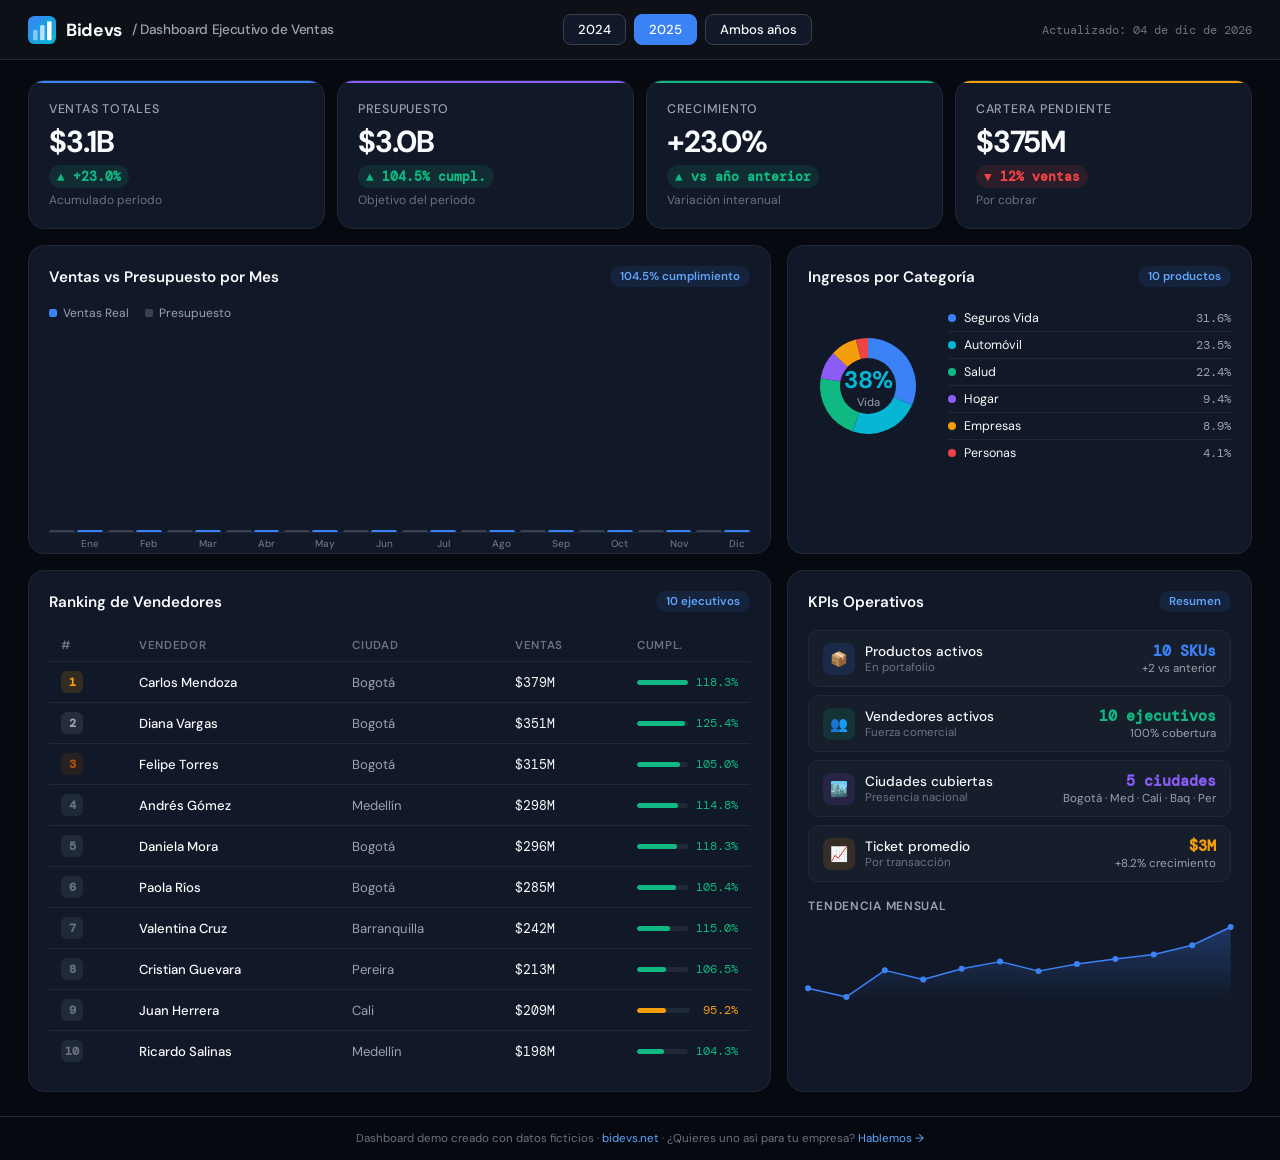
<file: dashboard-demo.html>
<!DOCTYPE html>
<html lang="es">
<head>
<meta charset="UTF-8"/>
<meta name="viewport" content="width=device-width, initial-scale=1.0"/>
<title>Dashboard Ventas — Bidevs Demo</title>
<link href="https://fonts.googleapis.com/css2?family=DM+Sans:wght@300;400;500;600;700&family=DM+Mono:wght@400;500&display=swap" rel="stylesheet"/>
<style>
:root {
  --bg:       #06090f;
  --surface:  #0d1117;
  --card:     #111827;
  --border:   #1f2937;
  --border2:  #374151;
  --text:     #f9fafb;
  --muted:    #6b7280;
  --muted2:   #9ca3af;
  --blue:     #3b82f6;
  --blue2:    #60a5fa;
  --cyan:     #06b6d4;
  --green:    #10b981;
  --amber:    #f59e0b;
  --red:      #ef4444;
  --purple:   #8b5cf6;
}
*{box-sizing:border-box;margin:0;padding:0}
body{
  font-family:'DM Sans',sans-serif;
  background:var(--bg);
  color:var(--text);
  min-height:100vh;
  overflow-x:hidden;
}

/* ── HEADER ── */
.db-header{
  display:flex;align-items:center;justify-content:space-between;
  padding:14px 28px;
  background:var(--surface);
  border-bottom:1px solid var(--border);
  position:sticky;top:0;z-index:100;
  backdrop-filter:blur(12px);
}
.db-logo{
  display:flex;align-items:center;gap:10px;
  font-weight:700;font-size:1.1rem;letter-spacing:-.02em;
}
.db-logo svg{width:28px;height:28px}
.db-title{color:var(--muted2);font-size:.85rem;font-weight:500}
.db-filters{display:flex;gap:8px;align-items:center}
.filter-btn{
  padding:6px 14px;border-radius:8px;border:1px solid var(--border2);
  background:var(--card);color:var(--text);font-family:inherit;
  font-size:.82rem;cursor:pointer;transition:.15s;font-weight:500;
}
.filter-btn.active,.filter-btn:hover{
  background:var(--blue);border-color:var(--blue);color:#fff;
}
.db-stamp{
  font-size:.75rem;color:var(--muted);
  font-family:'DM Mono',monospace;
}

/* ── LAYOUT ── */
.db-body{padding:20px 28px;display:grid;gap:16px}

/* ── KPI ROW ── */
.kpi-row{display:grid;grid-template-columns:repeat(4,1fr);gap:12px}
.kpi{
  background:var(--card);border:1px solid var(--border);
  border-radius:16px;padding:20px;position:relative;overflow:hidden;
  transition:.2s;
}
.kpi::before{
  content:'';position:absolute;top:0;left:0;right:0;height:2px;
  background:var(--accent,var(--blue));
}
.kpi:hover{border-color:var(--border2);transform:translateY(-1px)}
.kpi-label{font-size:.78rem;color:var(--muted2);font-weight:500;letter-spacing:.06em;text-transform:uppercase;margin-bottom:10px}
.kpi-value{font-size:1.9rem;font-weight:700;letter-spacing:-.04em;line-height:1;margin-bottom:8px}
.kpi-delta{
  display:inline-flex;align-items:center;gap:4px;
  font-size:.8rem;font-weight:600;padding:3px 8px;
  border-radius:100px;font-family:'DM Mono',monospace;
}
.kpi-delta.up{background:rgba(16,185,129,.12);color:#10b981}
.kpi-delta.dn{background:rgba(239,68,68,.12);color:#ef4444}
.kpi-delta.neu{background:rgba(59,130,246,.12);color:#60a5fa}
.kpi-sub{font-size:.75rem;color:var(--muted);margin-top:4px}
.kpi-spark{position:absolute;bottom:0;right:0;opacity:.15}

/* ── GRID 2-COL ── */
.row2{display:grid;grid-template-columns:1.6fr 1fr;gap:16px}
.row3{display:grid;grid-template-columns:1fr 1fr 1fr;gap:16px}

/* ── PANEL ── */
.panel{
  background:var(--card);border:1px solid var(--border);
  border-radius:16px;padding:20px;
}
.panel-head{
  display:flex;justify-content:space-between;align-items:center;
  margin-bottom:18px;
}
.panel-title{font-weight:600;font-size:.95rem}
.panel-badge{
  font-size:.72rem;padding:3px 10px;border-radius:100px;
  background:rgba(59,130,246,.1);color:var(--blue2);font-weight:600;
}

/* ── BAR CHART ── */
.chart-area{position:relative;height:200px}
.bars-wrap{
  display:flex;align-items:flex-end;gap:5px;height:100%;
  border-bottom:1px solid var(--border);padding-bottom:0;
}
.bar-group{flex:1;display:flex;gap:2px;align-items:flex-end;position:relative}
.bar{
  flex:1;border-radius:4px 4px 0 0;min-height:2px;
  transition:opacity .2s;cursor:pointer;position:relative;
}
.bar:hover{opacity:.8}
.bar-tooltip{
  position:absolute;bottom:calc(100% + 6px);left:50%;
  transform:translateX(-50%);
  background:#1f2937;border:1px solid var(--border2);
  border-radius:8px;padding:6px 10px;font-size:.72rem;
  white-space:nowrap;pointer-events:none;opacity:0;
  transition:.15s;z-index:10;font-family:'DM Mono',monospace;
}
.bar:hover .bar-tooltip{opacity:1}
.bar-label{
  position:absolute;bottom:-18px;left:50%;
  transform:translateX(-50%);font-size:.62rem;
  color:var(--muted);white-space:nowrap;font-weight:500;
}
.chart-legend{
  display:flex;gap:16px;margin-bottom:12px;
}
.legend-item{
  display:flex;align-items:center;gap:6px;
  font-size:.75rem;color:var(--muted2);
}
.legend-dot{width:8px;height:8px;border-radius:2px}

/* ── DONUT ── */
.donut-wrap{display:flex;align-items:center;gap:20px}
.donut-canvas{position:relative;flex-shrink:0}
.donut-canvas canvas{display:block}
.donut-center{
  position:absolute;top:50%;left:50%;transform:translate(-50%,-50%);
  text-align:center;
}
.donut-pct{font-size:1.5rem;font-weight:700;letter-spacing:-.03em}
.donut-pct-label{font-size:.7rem;color:var(--muted2)}
.donut-legend{flex:1}
.donut-item{
  display:flex;align-items:center;justify-content:space-between;
  padding:5px 0;border-bottom:1px solid var(--border);font-size:.78rem;
}
.donut-item:last-child{border:none}
.donut-name{display:flex;align-items:center;gap:8px}
.donut-dot{width:8px;height:8px;border-radius:50%;flex-shrink:0}
.donut-val{font-family:'DM Mono',monospace;font-size:.75rem;color:var(--muted2)}

/* ── TABLE ── */
.db-table{width:100%;border-collapse:collapse;font-size:.82rem}
.db-table th{
  text-align:left;padding:8px 12px;
  color:var(--muted);font-weight:600;font-size:.72rem;
  letter-spacing:.06em;text-transform:uppercase;
  border-bottom:1px solid var(--border);
}
.db-table td{
  padding:9px 12px;border-bottom:1px solid var(--border);
  vertical-align:middle;
}
.db-table tr:last-child td{border:none}
.db-table tr:hover td{background:rgba(255,255,255,.02)}
.rank-badge{
  display:inline-flex;align-items:center;justify-content:center;
  width:22px;height:22px;border-radius:6px;
  font-size:.72rem;font-weight:700;font-family:'DM Mono',monospace;
}
.rank-1{background:rgba(245,158,11,.15);color:#f59e0b}
.rank-2{background:rgba(156,163,175,.15);color:#9ca3af}
.rank-3{background:rgba(180,83,9,.15);color:#b45309}
.rank-n{background:var(--border);color:var(--muted)}
.progress-wrap{
  display:flex;align-items:center;gap:8px;
}
.progress-bar{
  flex:1;height:5px;background:var(--border);border-radius:100px;overflow:hidden;
}
.progress-fill{height:100%;border-radius:100px;transition:width .6s ease}
.pct-text{font-family:'DM Mono',monospace;font-size:.75rem;min-width:40px;text-align:right}

/* ── TREND LINE ── */
.trend-wrap{position:relative;height:80px;margin-top:8px}
.trend-wrap svg{width:100%;height:100%;overflow:visible}

/* ── WATERFALL KPI ── */
.wf-list{display:flex;flex-direction:column;gap:8px}
.wf-item{
  display:flex;align-items:center;justify-content:space-between;
  padding:10px 14px;background:rgba(255,255,255,.02);
  border-radius:10px;border:1px solid var(--border);
}
.wf-left{display:flex;align-items:center;gap:10px}
.wf-icon{
  width:32px;height:32px;border-radius:8px;
  display:grid;place-items:center;font-size:.9rem;
}
.wf-name{font-size:.85rem;font-weight:500}
.wf-sub{font-size:.72rem;color:var(--muted)}
.wf-right{text-align:right}
.wf-val{font-size:.92rem;font-weight:700;font-family:'DM Mono',monospace}
.wf-chg{font-size:.72rem}

/* ── FOOTER ── */
.db-footer{
  text-align:center;padding:14px;
  font-size:.72rem;color:var(--muted);
  border-top:1px solid var(--border);margin-top:4px;
}
.db-footer a{color:var(--blue2);text-decoration:none}
</style>
</head>
<body>

<!-- HEADER -->
<header class="db-header">
  <div class="db-logo">
    <svg viewBox="0 0 44 44" fill="none">
      <defs><linearGradient id="lg" x1="0%" y1="0%" x2="100%" y2="100%"><stop offset="0%" stop-color="#3b82f6"/><stop offset="100%" stop-color="#06b6d4"/></linearGradient></defs>
      <rect width="44" height="44" rx="10" fill="url(#lg)"/>
      <rect x="8" y="22" width="7" height="16" rx="2" fill="rgba(255,255,255,.45)"/>
      <rect x="19" y="14" width="7" height="24" rx="2" fill="rgba(255,255,255,.7)"/>
      <rect x="30" y="8" width="7" height="30" rx="2" fill="white"/>
      <circle cx="33.5" cy="6" r="3" fill="#06b6d4"/>
      <path d="M11.5 20L22.5 12L33.5 6" stroke="#06b6d4" stroke-width="1.5" fill="none" stroke-linecap="round"/>
    </svg>
    <span>Bidevs</span>
    <span class="db-title">/ Dashboard Ejecutivo de Ventas</span>
  </div>
  <div class="db-filters">
    <button class="filter-btn" onclick="setYear(2024,this)">2024</button>
    <button class="filter-btn active" onclick="setYear(2025,this)">2025</button>
    <button class="filter-btn" onclick="setYear('all',this)">Ambos años</button>
  </div>
  <div class="db-stamp" id="stamp">Actualizado: hoy</div>
</header>

<div class="db-body">

  <!-- KPIs -->
  <div class="kpi-row" id="kpiRow"></div>

  <!-- Ventas mensual + Donut categorías -->
  <div class="row2">
    <div class="panel">
      <div class="panel-head">
        <span class="panel-title">Ventas vs Presupuesto por Mes</span>
        <span class="panel-badge" id="cumplBadge">113.9% cumplimiento</span>
      </div>
      <div class="chart-legend">
        <div class="legend-item"><div class="legend-dot" style="background:#3b82f6"></div>Ventas Real</div>
        <div class="legend-item"><div class="legend-dot" style="background:#374151"></div>Presupuesto</div>
      </div>
      <div class="chart-area"><div class="bars-wrap" id="mensualChart"></div></div>
    </div>
    <div class="panel">
      <div class="panel-head">
        <span class="panel-title">Ingresos por Categoría</span>
        <span class="panel-badge">10 productos</span>
      </div>
      <div class="donut-wrap">
        <div class="donut-canvas" style="width:120px;height:120px">
          <canvas id="donutCanvas" width="120" height="120"></canvas>
          <div class="donut-center">
            <div class="donut-pct" style="color:var(--cyan)">38%</div>
            <div class="donut-pct-label">Vida</div>
          </div>
        </div>
        <div class="donut-legend" id="donutLegend"></div>
      </div>
    </div>
  </div>

  <!-- Vendedores + Tendencia + Zonas -->
  <div class="row2">
    <div class="panel">
      <div class="panel-head">
        <span class="panel-title">Ranking de Vendedores</span>
        <span class="panel-badge">10 ejecutivos</span>
      </div>
      <table class="db-table" id="vendTable"></table>
    </div>
    <div class="panel">
      <div class="panel-head">
        <span class="panel-title">KPIs Operativos</span>
        <span class="panel-badge">Resumen</span>
      </div>
      <div class="wf-list" id="wfList"></div>
      <div style="margin-top:16px">
        <div style="font-size:.75rem;color:var(--muted2);margin-bottom:8px;font-weight:600;letter-spacing:.06em;text-transform:uppercase">Tendencia Mensual</div>
        <div class="trend-wrap"><svg id="trendSvg"></svg></div>
      </div>
    </div>
  </div>

</div>

<div class="db-footer">
  Dashboard demo creado con datos ficticios · <a href="https://bidevs.net" target="_blank">bidevs.net</a> · ¿Quieres uno así para tu empresa? <a href="https://wa.me/573214936179" target="_blank">Hablemos →</a>
</div>

<script>
// ── DATA ──
const DATA = {
  meses: ["Ene","Feb","Mar","Abr","May","Jun","Jul","Ago","Sep","Oct","Nov","Dic"],
  ventas2024: [165e6,142e6,198e6,182e6,208e6,219e6,204e6,213e6,226e6,237e6,256e6,294e6],
  presup2024: [180e6,160e6,210e6,195e6,220e6,230e6,215e6,225e6,240e6,250e6,270e6,310e6],
  ventas2025: [201e6,178e6,248e6,224e6,252e6,271e6,246e6,265e6,278e6,290e6,314e6,362e6],
  presup2025: [195e6,172e6,228e6,215e6,245e6,258e6,238e6,252e6,268e6,278e6,300e6,345e6],
  vendedores:[
    {n:"Carlos Mendoza",  r:"Bogotá",   p:320e6, v:378.5e6},
    {n:"Diana Vargas",    r:"Bogotá",   p:280e6, v:351.2e6},
    {n:"Daniela Mora",    r:"Bogotá",   p:250e6, v:295.75e6},
    {n:"Andrés Gómez",    r:"Medellín", p:260e6, v:298.4e6},
    {n:"Felipe Torres",   r:"Bogotá",   p:300e6, v:315e6},
    {n:"Valentina Cruz",  r:"Barranquilla",p:210e6,v:241.5e6},
    {n:"Paola Ríos",      r:"Bogotá",   p:270e6, v:284.6e6},
    {n:"Ricardo Salinas", r:"Medellín", p:190e6, v:198.2e6},
    {n:"Cristian Guevara",r:"Pereira",  p:200e6, v:213.1e6},
    {n:"Juan Herrera",    r:"Cali",     p:220e6, v:209.4e6},
  ],
  categorias:[
    {n:"Seguros Vida",   v:4.18e9, color:"#3b82f6"},
    {n:"Automóvil",      v:3.11e9, color:"#06b6d4"},
    {n:"Salud",          v:2.97e9, color:"#10b981"},
    {n:"Hogar",          v:1.25e9, color:"#8b5cf6"},
    {n:"Empresas",       v:1.18e9, color:"#f59e0b"},
    {n:"Personas",       v:0.54e9, color:"#ef4444"},
  ]
};

let currentYear = 2025;

function fmt(n){
  if(n>=1e9) return '$'+(n/1e9).toFixed(1)+'B';
  if(n>=1e6) return '$'+(n/1e6).toFixed(0)+'M';
  return '$'+n.toLocaleString('es-CO');
}
function fmtPct(n){return (n*100).toFixed(1)+'%'}

function getYearData(y){
  if(y===2024) return {v:DATA.ventas2024, p:DATA.presup2024};
  if(y===2025) return {v:DATA.ventas2025, p:DATA.presup2025};
  return {
    v:DATA.ventas2024.map((x,i)=>x+DATA.ventas2025[i]),
    p:DATA.presup2024.map((x,i)=>x+DATA.presup2025[i])
  };
}

function setYear(y, btn){
  currentYear = y;
  document.querySelectorAll('.filter-btn').forEach(b=>b.classList.remove('active'));
  btn.classList.add('active');
  renderAll();
}

function renderKPIs(){
  const {v,p} = getYearData(currentYear);
  const totalV = v.reduce((a,b)=>a+b,0);
  const totalP = p.reduce((a,b)=>a+b,0);
  const cumpl = totalV/totalP;
  const prev = currentYear===2025?DATA.ventas2024.reduce((a,b)=>a+b,0):
               currentYear===2024?DATA.ventas2024.reduce((a,b)=>a+b,0)*0.82:
               (DATA.ventas2024.reduce((a,b)=>a+b,0)+DATA.ventas2025.reduce((a,b)=>a+b,0))*0.88;
  const crec = (totalV-prev)/prev;
  const cartera = totalV*0.12;

  const kpis = [
    {label:"Ventas Totales",     value:fmt(totalV),      delta:"+"+fmtPct(crec),   up:true,  sub:"Acumulado período", accent:"#3b82f6"},
    {label:"Presupuesto",        value:fmt(totalP),      delta:fmtPct(cumpl)+" cumpl.", up:cumpl>=1, sub:"Objetivo del período", accent:"#8b5cf6"},
    {label:"Crecimiento",        value:"+"+fmtPct(crec), delta:"vs año anterior", up:true,  sub:"Variación interanual", accent:"#10b981"},
    {label:"Cartera Pendiente",  value:fmt(cartera),     delta:"12% ventas",      up:false, sub:"Por cobrar", accent:"#f59e0b"},
  ];

  const row = document.getElementById('kpiRow');
  row.innerHTML = kpis.map(k=>`
    <div class="kpi" style="--accent:${k.accent}">
      <div class="kpi-label">${k.label}</div>
      <div class="kpi-value">${k.value}</div>
      <span class="kpi-delta ${k.up?'up':'dn'}">${k.up?'▲':'▼'} ${k.delta}</span>
      <div class="kpi-sub">${k.sub}</div>
    </div>
  `).join('');

  // badge
  document.getElementById('cumplBadge').textContent = fmtPct(cumpl)+' cumplimiento';
}

function renderMensual(){
  const {v,p} = getYearData(currentYear);
  const maxVal = Math.max(...v,...p);
  const wrap = document.getElementById('mensualChart');
  const months = currentYear==='all'?['Ene','Feb','Mar','Abr','May','Jun','Jul','Ago','Sep','Oct','Nov','Dic']:DATA.meses;

  wrap.innerHTML = months.map((m,i)=>{
    const vH = (v[i]/maxVal*100).toFixed(1);
    const pH = (p[i]/maxVal*100).toFixed(1);
    const color = v[i]>=p[i]?'#3b82f6':'#ef4444';
    return `<div class="bar-group">
      <div class="bar" style="height:${pH}%;background:var(--border2)">
        <div class="bar-tooltip">${m}<br>Presup: ${fmt(p[i])}</div>
      </div>
      <div class="bar" style="height:${vH}%;background:${color}">
        <div class="bar-tooltip">${m}<br>Real: ${fmt(v[i])}</div>
        <div class="bar-label">${m}</div>
      </div>
    </div>`;
  }).join('');
}

function renderDonut(){
  const cats = DATA.categorias;
  const total = cats.reduce((a,c)=>a+c.v,0);
  const canvas = document.getElementById('donutCanvas');
  const ctx = canvas.getContext('2d');
  const cx=60,cy=60,r=48,inner=28;
  ctx.clearRect(0,0,120,120);
  let start = -Math.PI/2;
  cats.forEach(c=>{
    const angle = (c.v/total)*Math.PI*2;
    ctx.beginPath();
    ctx.moveTo(cx,cy);
    ctx.arc(cx,cy,r,start,start+angle);
    ctx.closePath();
    ctx.fillStyle=c.color;
    ctx.fill();
    start+=angle;
  });
  // hole
  ctx.beginPath();
  ctx.arc(cx,cy,inner,0,Math.PI*2);
  ctx.fillStyle=getComputedStyle(document.documentElement).getPropertyValue('--card').trim()||'#111827';
  ctx.fill();

  const leg = document.getElementById('donutLegend');
  leg.innerHTML = cats.map(c=>`
    <div class="donut-item">
      <div class="donut-name"><div class="donut-dot" style="background:${c.color}"></div>${c.n}</div>
      <div class="donut-val">${fmtPct(c.v/total)}</div>
    </div>
  `).join('');
}

function renderVendedores(){
  const sorted = [...DATA.vendedores].sort((a,b)=>b.v-a.v);
  const maxV = sorted[0].v;
  const table = document.getElementById('vendTable');
  table.innerHTML = `<tr><th>#</th><th>Vendedor</th><th>Ciudad</th><th>Ventas</th><th>Cumpl.</th></tr>` +
    sorted.map((s,i)=>{
      const cumpl = s.v/s.p;
      const pct = (s.v/maxV*100).toFixed(0);
      const rank = i+1;
      const rc = rank===1?'rank-1':rank===2?'rank-2':rank===3?'rank-3':'rank-n';
      const color = cumpl>=1?'var(--green)':cumpl>=.9?'var(--amber)':'var(--red)';
      return `<tr>
        <td><span class="rank-badge ${rc}">${rank}</span></td>
        <td style="font-weight:500">${s.n}</td>
        <td style="color:var(--muted2)">${s.r}</td>
        <td style="font-family:'DM Mono',monospace">${fmt(s.v)}</td>
        <td>
          <div class="progress-wrap">
            <div class="progress-bar"><div class="progress-fill" style="width:${pct}%;background:${color}"></div></div>
            <span class="pct-text" style="color:${color}">${fmtPct(cumpl)}</span>
          </div>
        </td>
      </tr>`;
    }).join('');
}

function renderWaterfall(){
  const {v,p} = getYearData(currentYear);
  const totalV = v.reduce((a,b)=>a+b,0);
  const items = [
    {icon:"📦", name:"Productos activos",     sub:"En portafolio",    val:"10 SKUs",    chg:"+2 vs anterior", up:true,  color:"#3b82f6"},
    {icon:"👥", name:"Vendedores activos",     sub:"Fuerza comercial", val:"10 ejecutivos",chg:"100% cobertura",up:true,  color:"#10b981"},
    {icon:"🏙️", name:"Ciudades cubiertas",     sub:"Presencia nacional",val:"5 ciudades", chg:"Bogotá · Med · Cali · Baq · Per",up:true,color:"#8b5cf6"},
    {icon:"📈", name:"Ticket promedio",        sub:"Por transacción",  val:fmt(totalV/v.length/85),chg:"+8.2% crecimiento",up:true,color:"#f59e0b"},
  ];
  document.getElementById('wfList').innerHTML = items.map(it=>`
    <div class="wf-item">
      <div class="wf-left">
        <div class="wf-icon" style="background:${it.color}22">${it.icon}</div>
        <div><div class="wf-name">${it.name}</div><div class="wf-sub">${it.sub}</div></div>
      </div>
      <div class="wf-right">
        <div class="wf-val" style="color:${it.color}">${it.val}</div>
        <div class="wf-chg" style="color:var(--muted2)">${it.chg}</div>
      </div>
    </div>
  `).join('');
}

function renderTrend(){
  const {v} = getYearData(currentYear);
  const svg = document.getElementById('trendSvg');
  const W=svg.parentElement.offsetWidth||400, H=80;
  svg.setAttribute('viewBox',`0 0 ${W} ${H}`);
  const min=Math.min(...v), max=Math.max(...v), range=max-min||1;
  const pts = v.map((val,i)=>{
    const x = (i/(v.length-1))*W;
    const y = H - ((val-min)/range)*(H-10) - 5;
    return `${x},${y}`;
  });
  const area = `M${pts[0]} ` + pts.slice(1).map(p=>`L${p}`).join(' ') +
               ` L${W},${H} L0,${H} Z`;
  const line = `M${pts[0]} ` + pts.slice(1).map(p=>`L${p}`).join(' ');

  svg.innerHTML = `
    <defs>
      <linearGradient id="areaGrad" x1="0" y1="0" x2="0" y2="1">
        <stop offset="0%" stop-color="#3b82f6" stop-opacity=".3"/>
        <stop offset="100%" stop-color="#3b82f6" stop-opacity="0"/>
      </linearGradient>
    </defs>
    <path d="${area}" fill="url(#areaGrad)"/>
    <path d="${line}" fill="none" stroke="#3b82f6" stroke-width="1.5" stroke-linejoin="round"/>
    ${pts.map((p,i)=>`<circle cx="${p.split(',')[0]}" cy="${p.split(',')[1]}" r="3" fill="#3b82f6"/>`).join('')}
  `;
}

function renderAll(){
  renderKPIs();
  renderMensual();
  renderDonut();
  renderVendedores();
  renderWaterfall();
  renderTrend();
  // timestamp
  const now = new Date();
  document.getElementById('stamp').textContent =
    'Actualizado: ' + now.toLocaleDateString('es-CO',{day:'2-digit',month:'short',year:'numeric'});
}

window.addEventListener('load', renderAll);
window.addEventListener('resize', ()=>{renderTrend()});
</script>
</body>
</html>
</file>
<file: styles.css>
:root {
  --bg: #ffffff;
  --text: #0f172a;
  --muted: #475569;
  --line: #e2e8f0;
  --soft: #f8fafc;
  --dark: #020617;
  --primary: #0f172a;
}
* { box-sizing: border-box; }
html { scroll-behavior: smooth; }
body {
  margin: 0;
  font-family: 'Inter', sans-serif;
  background: var(--bg);
  color: var(--text);
}
.container {
  width: min(1120px, calc(100% - 2rem));
  margin: 0 auto;
}

/* ── HEADER ── */
.header {
  position: sticky;
  top: 0;
  z-index: 20;
  backdrop-filter: blur(12px);
  background: rgba(255,255,255,0.88);
  border-bottom: 1px solid rgba(226,232,240,0.8);
}
.nav {
  min-height: 78px;
  display: flex;
  align-items: center;
  justify-content: space-between;
}
.logo { font-weight: 800; font-size: 1.3rem; }
nav { display: flex; align-items: center; gap: 1.25rem; }
nav a { text-decoration: none; color: var(--text); font-weight: 500; }

/* ── HERO ── */
.hero {
  padding: 5rem 0 4rem;
  border-bottom: 1px solid var(--line);
}
.hero-grid {
  display: grid;
  grid-template-columns: 1.2fr 1fr;
  gap: 3rem;
  align-items: center;
}
.eyebrow, .section-label {
  display: inline-block;
  font-size: .82rem;
  letter-spacing: .12em;
  text-transform: uppercase;
  color: #64748b;
  font-weight: 700;
}
h1 {
  font-size: clamp(2.6rem, 5vw, 4.7rem);
  line-height: 1.03;
  margin: 1rem 0 1.2rem;
}
.lead, .section-copy p, .card p, .portfolio-body p, .dark-card p, .cta-box p {
  color: var(--muted);
  font-size: 1.08rem;
  line-height: 1.8;
}
.hero-actions {
  display: flex;
  flex-wrap: wrap;
  gap: 1rem;
  margin-top: 2rem;
}
.hero-actions.center { justify-content: center; }

/* ── BUTTONS ── */
.btn {
  display: inline-flex;
  align-items: center;
  justify-content: center;
  padding: .95rem 1.35rem;
  border-radius: 16px;
  text-decoration: none;
  font-weight: 600;
  transition: .2s ease;
  font-size: .97rem;
}
.btn-primary { background: var(--primary); color: #fff; }
.btn-primary:hover { opacity: .88; }
.btn-secondary, .btn-outline { border: 1px solid #cbd5e1; color: var(--text); background: #fff; }
.btn-secondary:hover, .btn-outline:hover { background: var(--soft); }
.btn-white { background: #fff; color: var(--dark); border: none; }
.btn-white:hover { background: #f1f5f9; }
.btn-whatsapp { background: #25D366; color: #fff; border: none; }
.btn-whatsapp:hover { background: #1ebe5d; }

/* ── STATS ── */
.stats {
  margin-top: 2.2rem;
  display: grid;
  grid-template-columns: repeat(3, 1fr);
  gap: 1rem;
}
.stats strong { display: block; font-size: 1.6rem; }
.stats span { color: #64748b; font-size: .95rem; }

/* ── DASHBOARD CARD (hero) ── */
.dashboard-card {
  border: 1px solid var(--line);
  border-radius: 28px;
  padding: 1rem;
  background: #fff;
  box-shadow: 0 25px 60px rgba(15,23,42,.08);
}
.metric-row {
  display: grid;
  grid-template-columns: repeat(3, 1fr);
  gap: .8rem;
  margin-bottom: 1rem;
}
.metric-box, .chart-box { background: var(--soft); border-radius: 20px; padding: 1rem; }
.metric-box small { display: block; color: #64748b; margin-bottom: .45rem; }
.metric-box strong { display: block; font-size: 1.55rem; }
.metric-box span { color: #059669; font-size: .92rem; }
.chart-box { padding: 1.4rem; }
.bars { height: 220px; display: flex; align-items: end; gap: .8rem; }
.bars span { flex: 1; border-radius: 18px 18px 0 0; background: linear-gradient(180deg, #334155, #0f172a); }
.chart-box p { margin-top: 1rem; color: #64748b; }

/* ── SECTIONS ── */
.section { padding: 5rem 0; }
.section-alt {
  background: var(--soft);
  border-top: 1px solid var(--line);
  border-bottom: 1px solid var(--line);
}
.section-copy { max-width: 760px; margin-bottom: 2.2rem; }
.section-copy h2, .cta-box h2 { font-size: clamp(2rem, 4vw, 3rem); margin: .8rem 0 1rem; }

/* ── GRID ── */
.grid { display: grid; gap: 1.2rem; }
.grid-3 { grid-template-columns: repeat(3, 1fr); }
.grid-4 { grid-template-columns: repeat(4, 1fr); }

/* ── CARDS ── */
.card, .portfolio-card { border: 1px solid var(--line); border-radius: 24px; background: #fff; overflow: hidden; }
.card { padding: 1.4rem; }
.card h3, .portfolio-body h3, .dark-card h3 { margin: 0 0 .6rem; font-size: 1.2rem; }
.portfolio-image {
  min-height: 220px;
  display: grid;
  place-items: center;
  font-weight: 700;
  color: #475569;
  background: linear-gradient(135deg, #e2e8f0, #f8fafc);
}
.portfolio-body { padding: 1.4rem; }

/* ── DARK SECTION ── */
.dark-section { background: var(--dark); color: #fff; }
.light p, .light .section-label { color: #cbd5e1; }
.dark-card { border: 1px solid #1e293b; border-radius: 24px; padding: 1.4rem; background: #0b1220; }
.dark-card span { color: #94a3b8; font-size: .92rem; }
.dark-card p { color: #cbd5e1; }

/* ── SOBRE MÍ ── */
.sobre-grid {
  display: grid;
  grid-template-columns: auto 1fr;
  gap: 3.5rem;
  align-items: start;
}
.sobre-avatar {
  width: 96px;
  height: 96px;
  border-radius: 28px;
  background: var(--primary);
  color: #fff;
  font-size: 1.6rem;
  font-weight: 800;
  display: grid;
  place-items: center;
  letter-spacing: .04em;
  flex-shrink: 0;
}
.sobre-content h2 { margin: .6rem 0 0; font-size: clamp(1.8rem, 3vw, 2.6rem); }
.sobre-tags {
  display: flex;
  flex-wrap: wrap;
  gap: .6rem;
  margin-top: 1.6rem;
}
.sobre-tags span {
  background: var(--line);
  color: var(--text);
  border-radius: 100px;
  padding: .35rem .9rem;
  font-size: .87rem;
  font-weight: 600;
}

/* ── TESTIMONIOS ── */
.testimonial-card {
  border: 1px solid var(--line);
  border-radius: 24px;
  background: #fff;
  padding: 1.8rem;
  display: flex;
  flex-direction: column;
  gap: 1.2rem;
}
.stars { color: #f59e0b; font-size: 1.1rem; letter-spacing: .1em; }
.testimonial-text {
  color: var(--muted);
  font-size: 1.02rem;
  line-height: 1.75;
  margin: 0;
  flex: 1;
}
.testimonial-author {
  display: flex;
  align-items: center;
  gap: .9rem;
  border-top: 1px solid var(--line);
  padding-top: 1.1rem;
}
.author-avatar {
  width: 44px;
  height: 44px;
  border-radius: 14px;
  background: linear-gradient(135deg, #334155, #0f172a);
  color: #fff;
  font-size: .88rem;
  font-weight: 700;
  display: grid;
  place-items: center;
  flex-shrink: 0;
}
.testimonial-author strong { display: block; font-size: .97rem; }
.testimonial-author span { color: #64748b; font-size: .85rem; }

/* ── CTA DARK ── */
.dark-cta {
  background: #0b1220;
  border: 1px solid #1e293b;
  border-radius: 32px;
  padding: 4rem 3rem;
  text-align: center;
}
.dark-cta h2 { color: #fff; margin-bottom: 1rem; }
.dark-cta p { color: #94a3b8; margin-bottom: 2rem; }

/* ── FOOTER ── */
.footer {
  background: var(--dark);
  color: #cbd5e1;
  border-top: 1px solid #1e293b;
  padding: 4rem 0 2rem;
}
.footer .logo { color: #fff; margin-bottom: .8rem; }
.footer-inner {
  display: grid;
  grid-template-columns: 1.5fr 1fr 1fr;
  gap: 3rem;
  padding-bottom: 3rem;
  border-bottom: 1px solid #1e293b;
}
.footer-brand p { color: #64748b; font-size: .95rem; line-height: 1.7; margin: 0; max-width: 300px; }
.footer-links { display: flex; flex-direction: column; gap: .6rem; }
.footer-links strong { color: #fff; font-size: .92rem; margin-bottom: .3rem; }
.footer-links a { color: #64748b; text-decoration: none; font-size: .92rem; transition: color .2s; }
.footer-links a:hover { color: #cbd5e1; }
.footer-bottom {
  padding-top: 1.8rem;
  font-size: .85rem;
  color: #475569;
}

/* ── RESPONSIVE ── */
@media (max-width: 980px) {
  .hero-grid, .grid-3, .grid-4 { grid-template-columns: 1fr 1fr; }
  .metric-row { grid-template-columns: 1fr; }
  .footer-inner { grid-template-columns: 1fr 1fr; }
  .sobre-grid { grid-template-columns: 1fr; gap: 2rem; }
  .sobre-avatar { width: 72px; height: 72px; font-size: 1.3rem; border-radius: 20px; }
}
@media (max-width: 740px) {
  nav { display: none; }
  .hero-grid, .grid-3, .grid-4, .stats { grid-template-columns: 1fr; }
  .hero { padding-top: 3rem; }
  .section, .section-alt { padding: 4rem 0; }
  .cta-box, .dark-cta { padding: 2rem 1.25rem; }
  .footer-inner { grid-template-columns: 1fr; gap: 2rem; }
  .dark-cta .hero-actions { flex-direction: column; }
  .dark-cta .btn { width: 100%; }
}

/* ── PRECIOS ── */
.pricing-card {
  border: 1px solid var(--line);
  border-radius: 28px;
  background: #fff;
  padding: 2rem;
  display: flex;
  flex-direction: column;
  gap: 1.5rem;
  transition: box-shadow .2s ease, transform .2s ease;
}
.pricing-card:hover {
  box-shadow: 0 20px 50px rgba(15,23,42,.1);
  transform: translateY(-3px);
}
.pricing-featured {
  background: var(--primary);
  border-color: var(--primary);
  color: #fff;
  position: relative;
  box-shadow: 0 24px 60px rgba(15,23,42,.22);
}
.pricing-badge {
  display: inline-block;
  font-size: .78rem;
  font-weight: 700;
  letter-spacing: .1em;
  text-transform: uppercase;
  color: #64748b;
  background: var(--soft);
  border: 1px solid var(--line);
  border-radius: 100px;
  padding: .28rem .85rem;
}
.badge-white {
  background: rgba(255,255,255,.15);
  border-color: rgba(255,255,255,.2);
  color: rgba(255,255,255,.85);
}
.popular-tag {
  font-size: .78rem;
  font-weight: 700;
  color: #38bdf8;
  background: rgba(56,189,248,.12);
  border-radius: 100px;
  padding: .28rem .85rem;
}
.pricing-price {
  margin: 1rem 0 .5rem;
  display: flex;
  align-items: baseline;
  gap: .4rem;
  flex-wrap: wrap;
}
.pricing-desde {
  font-size: .88rem;
  color: #94a3b8;
}
.pricing-price strong {
  font-size: 2.6rem;
  font-weight: 800;
  line-height: 1;
  color: inherit;
}
.pricing-featured .pricing-price strong { color: #fff; }
.pricing-cop {
  font-size: .85rem;
  color: #94a3b8;
}
.pricing-desc {
  font-size: .97rem;
  line-height: 1.7;
  color: var(--muted);
  margin: 0;
}
.pricing-features {
  list-style: none;
  padding: 0;
  margin: 0;
  display: flex;
  flex-direction: column;
  gap: .65rem;
  flex: 1;
  border-top: 1px solid var(--line);
  padding-top: 1.4rem;
}
.pricing-featured .pricing-features {
  border-top-color: rgba(255,255,255,.12);
}
.pricing-features li {
  display: flex;
  align-items: center;
  gap: .65rem;
  font-size: .95rem;
  color: var(--text);
}
.pricing-featured .pricing-features li { color: rgba(255,255,255,.88); }
.check {
  color: #2563eb;
  font-weight: 700;
  font-size: 1rem;
  flex-shrink: 0;
}
.pricing-featured .check { color: #38bdf8; }
.muted {
  color: #cbd5e1;
  flex-shrink: 0;
}
.pricing-btn {
  width: 100%;
  margin-top: auto;
  justify-content: center;
}
.pricing-featured .btn-white {
  background: #fff;
  color: var(--primary);
}
.pricing-featured .btn-white:hover { background: #f1f5f9; }

/* ── ADD-ON MANTENIMIENTO ── */
.addon-box {
  margin-top: 2rem;
  border: 1.5px dashed #cbd5e1;
  border-radius: 20px;
  padding: 1.6rem 2rem;
  background: #fff;
}
.addon-content {
  display: flex;
  align-items: center;
  justify-content: space-between;
  gap: 2rem;
  flex-wrap: wrap;
}
.addon-content strong {
  display: block;
  font-size: 1.05rem;
  margin-bottom: .4rem;
}
.addon-content p {
  color: var(--muted);
  font-size: .95rem;
  line-height: 1.7;
  margin: 0;
  max-width: 600px;
}
.addon-price {
  text-align: center;
  flex-shrink: 0;
}
.addon-price span {
  display: block;
  font-size: .82rem;
  color: #94a3b8;
}
.addon-price strong {
  display: block;
  font-size: 2rem;
  font-weight: 800;
  color: var(--text);
  margin: 0;
}
.addon-price small {
  font-size: .82rem;
  color: #94a3b8;
}

/* ── NOTA PRECIOS ── */
.pricing-note {
  text-align: center;
  color: #94a3b8;
  font-size: .88rem;
  margin-top: 1.8rem;
}

@media (max-width: 980px) {
  .grid-3 .pricing-card { min-width: 0; }
}
@media (max-width: 740px) {
  .pricing-price strong { font-size: 2rem; }
  .addon-content { flex-direction: column; text-align: center; }
  .addon-price { width: 100%; }
}

/* ── FAQ ── */
.faq-list {
  display: flex;
  flex-direction: column;
  gap: .75rem;
  max-width: 820px;
}
.faq-item {
  border: 1px solid var(--line);
  border-radius: 20px;
  background: #fff;
  overflow: hidden;
  transition: box-shadow .2s;
}
.faq-item[open] {
  box-shadow: 0 8px 30px rgba(15,23,42,.07);
}
.faq-question {
  list-style: none;
  padding: 1.3rem 1.6rem;
  font-weight: 600;
  font-size: 1.02rem;
  cursor: pointer;
  display: flex;
  justify-content: space-between;
  align-items: center;
  gap: 1rem;
  user-select: none;
}
.faq-question::-webkit-details-marker { display: none; }
.faq-question::after {
  content: '+';
  font-size: 1.4rem;
  font-weight: 400;
  color: #94a3b8;
  flex-shrink: 0;
  transition: transform .2s;
  line-height: 1;
}
.faq-item[open] .faq-question::after {
  transform: rotate(45deg);
}
.faq-answer {
  padding: 0 1.6rem 1.4rem;
  border-top: 1px solid var(--line);
}
.faq-answer p {
  color: var(--muted);
  font-size: .97rem;
  line-height: 1.8;
  margin: 1rem 0 0;
}

/* ── DIAGNÓSTICO ── */
.diagnostico-box {
  max-width: 760px;
  margin: 0 auto;
  text-align: center;
}
.diagnostico-badge {
  display: inline-block;
  background: #eff6ff;
  color: #1d4ed8;
  border: 1px solid #bfdbfe;
  border-radius: 100px;
  padding: .4rem 1.1rem;
  font-size: .85rem;
  font-weight: 600;
  margin-bottom: 1.4rem;
}
.diagnostico-box h2 {
  font-size: clamp(1.8rem, 3.5vw, 2.8rem);
  margin: 0 0 1rem;
}
.diagnostico-box > p {
  color: var(--muted);
  font-size: 1.08rem;
  line-height: 1.8;
  margin-bottom: 2.5rem;
}
.diagnostico-pasos {
  display: grid;
  grid-template-columns: repeat(3, 1fr);
  gap: 1.2rem;
  margin-bottom: 2.5rem;
}
.paso {
  background: #fff;
  border: 1px solid var(--line);
  border-radius: 20px;
  padding: 1.4rem 1rem;
  text-align: center;
}
.paso span {
  display: block;
  font-size: .78rem;
  font-weight: 700;
  letter-spacing: .1em;
  color: #2563eb;
  margin-bottom: .5rem;
}
.paso strong {
  display: block;
  font-size: 1rem;
  margin-bottom: .4rem;
}
.paso p {
  color: var(--muted);
  font-size: .88rem;
  line-height: 1.6;
  margin: 0;
}
.btn-lg {
  padding: 1.1rem 2.2rem;
  font-size: 1.05rem;
  border-radius: 18px;
}

@media (max-width: 740px) {
  .diagnostico-pasos { grid-template-columns: 1fr; }
  .faq-question { font-size: .95rem; }
}

/* ── CONTACTO ── */
.contacto-grid {
  display: grid;
  grid-template-columns: 1fr 1.4fr;
  gap: 4rem;
  align-items: start;
}
.contacto-info h2 { font-size: clamp(1.8rem, 3vw, 2.6rem); margin: .8rem 0 1rem; }
.contacto-items { display: flex; flex-direction: column; gap: 1rem; margin-top: 2rem; }
.contacto-item {
  display: flex;
  align-items: center;
  gap: 1rem;
  text-decoration: none;
  color: #cbd5e1;
  transition: color .2s;
}
.contacto-item:hover { color: #fff; }
.contacto-item strong { display: block; font-size: .92rem; color: #fff; }
.contacto-item span { font-size: .88rem; color: #64748b; }
.contacto-icon {
  width: 42px; height: 42px;
  border-radius: 12px;
  background: #1e293b;
  display: grid; place-items: center;
  flex-shrink: 0;
  color: #94a3b8;
}
.contacto-icon-wa { background: rgba(37,211,102,.12); color: #25d366; }
.contacto-icon-li { background: rgba(37,99,235,.12); color: #60a5fa; }

/* ── FORM ── */
.contacto-form-wrap {
  background: #0b1220;
  border: 1px solid #1e293b;
  border-radius: 28px;
  padding: 2.2rem;
}
.contacto-form { display: flex; flex-direction: column; gap: 1.2rem; }
.form-row { display: grid; grid-template-columns: 1fr 1fr; gap: 1rem; }
.form-group { display: flex; flex-direction: column; gap: .45rem; }
.form-group label {
  font-size: .88rem;
  font-weight: 600;
  color: #94a3b8;
}
.form-group input,
.form-group select,
.form-group textarea {
  background: #0f172a;
  border: 1px solid #1e293b;
  border-radius: 12px;
  padding: .85rem 1rem;
  color: #fff;
  font-size: .97rem;
  font-family: inherit;
  outline: none;
  transition: border-color .2s;
  width: 100%;
}
.form-group input::placeholder,
.form-group textarea::placeholder { color: #334155; }
.form-group input:focus,
.form-group select:focus,
.form-group textarea:focus { border-color: #2563eb; }
.form-group select { cursor: pointer; }
.form-group select option { background: #0f172a; }
.form-group textarea { resize: vertical; min-height: 110px; }
.form-submit { width: 100%; margin-top: .4rem; }
.form-success {
  display: none;
  background: rgba(5,150,105,.12);
  border: 1px solid rgba(5,150,105,.3);
  color: #34d399;
  border-radius: 12px;
  padding: 1rem;
  text-align: center;
  font-weight: 600;
  font-size: .95rem;
}

@media (max-width: 980px) {
  .contacto-grid { grid-template-columns: 1fr; gap: 2.5rem; }
  .form-row { grid-template-columns: 1fr; }
}
@media (max-width: 740px) {
  .contacto-form-wrap { padding: 1.5rem; }
}

/* ── DASHBOARD EMBED ── */
.dashboard-embed {
  border-radius: 20px;
  overflow: hidden;
  border: 1px solid var(--line);
  box-shadow: 0 20px 60px rgba(15,23,42,.1);
  background: #06090f;
}
.dashboard-embed iframe {
  display: block;
  width: 100%;
}

/* ── CONTACTO REDISEÑO ── */
.contacto-grid {
  display: grid;
  grid-template-columns: 1fr 1.4fr;
  gap: 4rem;
  align-items: start;
}
.contacto-info h2 { font-size: clamp(1.8rem, 3vw, 2.6rem); margin: .8rem 0 1rem; }
.contacto-items { display: flex; flex-direction: column; gap: 1rem; margin-top: 2rem; }
.contacto-item {
  display: flex;
  align-items: center;
  gap: 1rem;
  text-decoration: none;
  color: #cbd5e1;
  transition: color .2s;
  padding: .5rem 0;
}
.contacto-item:hover { color: #fff; }
.contacto-item strong { display: block; font-size: .92rem; color: #fff; margin-bottom: .15rem; }
.contacto-item span { font-size: .85rem; color: #64748b; }
.contacto-icon {
  width: 44px; height: 44px;
  border-radius: 12px;
  background: #1e293b;
  display: grid; place-items: center;
  flex-shrink: 0;
  color: #94a3b8;
  transition: background .2s;
}
.contacto-item:hover .contacto-icon { background: #2d3f55; }
.contacto-icon-wa { background: rgba(37,211,102,.1); color: #25d366; }
.contacto-icon-wa:hover { background: rgba(37,211,102,.18) !important; }
.contacto-icon-li { background: rgba(37,99,235,.1); color: #60a5fa; }

/* Garantías */
.contacto-garantias {
  display: flex;
  flex-direction: column;
  gap: .65rem;
  margin-top: 2.2rem;
  padding-top: 1.8rem;
  border-top: 1px solid #1e293b;
}
.garantia-item {
  display: flex;
  align-items: center;
  gap: .75rem;
  font-size: .88rem;
  color: #64748b;
}
.garantia-icon { font-size: 1rem; flex-shrink: 0; }

/* Formulario rediseñado */
.contacto-form-wrap {
  background: #0b1220;
  border: 1px solid #1e293b;
  border-radius: 24px;
  overflow: hidden;
}
.form-header {
  display: flex;
  align-items: center;
  gap: 1rem;
  padding: 1.4rem 1.8rem;
  background: #0f172a;
  border-bottom: 1px solid #1e293b;
}
.form-header-icon {
  width: 42px; height: 42px;
  border-radius: 12px;
  background: rgba(37,99,235,.15);
  display: grid; place-items: center;
  color: #60a5fa;
  flex-shrink: 0;
}
.form-header-title {
  font-weight: 700;
  font-size: .97rem;
  color: #fff;
}
.form-header-sub {
  font-size: .78rem;
  color: #64748b;
  margin-top: .15rem;
}
.contacto-form {
  display: flex;
  flex-direction: column;
  gap: 1rem;
  padding: 1.6rem 1.8rem 1.8rem;
}
.form-row { display: grid; grid-template-columns: 1fr 1fr; gap: 1rem; }
.form-group { display: flex; flex-direction: column; gap: .45rem; }
.form-group label {
  font-size: .8rem;
  font-weight: 600;
  color: #94a3b8;
  display: flex;
  align-items: center;
  gap: .4rem;
  letter-spacing: .03em;
}
.form-group input,
.form-group select,
.form-group textarea {
  background: #0f172a;
  border: 1px solid #1e293b;
  border-radius: 10px;
  padding: .8rem 1rem;
  color: #fff;
  font-size: .94rem;
  font-family: inherit;
  outline: none;
  transition: border-color .2s, box-shadow .2s;
  width: 100%;
}
.form-group input::placeholder,
.form-group textarea::placeholder { color: #334155; }
.form-group input:focus,
.form-group select:focus,
.form-group textarea:focus {
  border-color: #2563eb;
  box-shadow: 0 0 0 3px rgba(37,99,235,.12);
}
.form-group select {
  cursor: pointer;
  -webkit-appearance: none;
  background-image: url("data:image/svg+xml,%3Csvg xmlns='http://www.w3.org/2000/svg' width='12' height='12' viewBox='0 0 24 24' fill='none' stroke='%2364748b' stroke-width='2'%3E%3Cpolyline points='6 9 12 15 18 9'%3E%3C/polyline%3E%3C/svg%3E");
  background-repeat: no-repeat;
  background-position: right 14px center;
  padding-right: 36px;
}
.form-group select option { background: #0f172a; }
.form-group textarea { resize: vertical; min-height: 95px; }

/* Botón enviar */
.btn-form-submit {
  display: flex;
  align-items: center;
  justify-content: center;
  gap: .6rem;
  width: 100%;
  padding: .95rem 1.5rem;
  border-radius: 12px;
  border: none;
  background: #2563eb;
  color: #fff;
  font-family: inherit;
  font-size: 1rem;
  font-weight: 700;
  cursor: pointer;
  transition: background .2s, transform .15s, box-shadow .2s;
  margin-top: .4rem;
  box-shadow: 0 4px 20px rgba(37,99,235,.3);
  letter-spacing: .01em;
}
.btn-form-submit:hover {
  background: #1d4ed8;
  transform: translateY(-1px);
  box-shadow: 0 8px 28px rgba(37,99,235,.4);
}
.btn-form-submit:active { transform: translateY(0); }
.btn-form-submit:disabled {
  opacity: .6;
  cursor: not-allowed;
  transform: none;
}

/* Mensaje de éxito */
.form-success {
  display: none;
  align-items: center;
  gap: .7rem;
  background: rgba(16,185,129,.08);
  border: 1px solid rgba(16,185,129,.2);
  color: #34d399;
  border-radius: 12px;
  padding: .95rem 1.1rem;
  font-weight: 600;
  font-size: .92rem;
}

@media (max-width: 980px) {
  .contacto-grid { grid-template-columns: 1fr; gap: 2.5rem; }
  .form-row { grid-template-columns: 1fr; }
}
@media (max-width: 740px) {
  .contacto-form-wrap { border-radius: 18px; }
  .contacto-form { padding: 1.2rem; }
  .form-header { padding: 1.1rem 1.2rem; }
  .dashboard-embed iframe { height: 500px; }
}

/* ══════════════════════════════════════════
   MOBILE RESPONSIVE — CORRECCIONES COMPLETAS
   ══════════════════════════════════════════ */

/* Tablet 768px */
@media (max-width: 820px) {
  /* Nav — ocultar links, mostrar solo logo y CTA */
  nav a:not(.btn-outline) { display: none; }

  /* Hero */
  .hero-grid {
    grid-template-columns: 1fr;
    gap: 2rem;
    text-align: center;
  }
  h1 { font-size: clamp(2rem, 8vw, 3.2rem); }
  .hero-actions { justify-content: center; }
  .stats { grid-template-columns: repeat(3,1fr); }
  .dashboard-card { display: none; }

  /* Grids */
  .grid-4 { grid-template-columns: 1fr 1fr; }
  .grid-3 { grid-template-columns: 1fr 1fr; }

  /* Precios */
  .grid-3 .pricing-card { min-width: 0; }
  .pricing-featured { order: -1; }

  /* Proceso dark section */
  .grid-4 .dark-card { padding: 1.2rem; }

  /* Sobre mi */
  .sobre-grid {
    grid-template-columns: 1fr;
    gap: 1.5rem;
  }

  /* Footer */
  .footer-inner { grid-template-columns: 1fr 1fr; gap: 2rem; }

  /* Diagnóstico pasos */
  .diagnostico-pasos { grid-template-columns: 1fr; }
}

/* Mobile 480px */
@media (max-width: 520px) {
  /* Base */
  body { font-size: 15px; }
  .container { width: calc(100% - 1.5rem); }

  /* Header */
  .nav { min-height: 64px; }
  nav { gap: .75rem; }
  nav a:not(.btn-outline) { display: none; }
  .btn-outline { padding: .6rem .9rem; font-size: .85rem; border-radius: 12px; }

  /* Hero */
  .hero { padding: 2.5rem 0 2rem; }
  .hero-grid { grid-template-columns: 1fr; text-align: center; }
  h1 { font-size: clamp(1.9rem, 9vw, 2.8rem); margin: .8rem 0 1rem; }
  .lead { font-size: .97rem; }
  .hero-actions {
    flex-direction: column;
    align-items: stretch;
    gap: .75rem;
  }
  .hero-actions .btn { width: 100%; justify-content: center; }
  .stats { grid-template-columns: repeat(3,1fr); gap: .5rem; }
  .stats strong { font-size: 1.3rem; }
  .stats span { font-size: .78rem; }
  .dashboard-card { display: none; }

  /* Sections */
  .section, .section-alt { padding: 3rem 0; }
  .section-copy h2 { font-size: clamp(1.6rem, 7vw, 2.2rem); }
  .section-copy p { font-size: .95rem; }

  /* Beneficios y servicios — 1 columna */
  .grid-4, .grid-3 { grid-template-columns: 1fr; }

  /* Portafolio */
  .portfolio-body h3 { font-size: 1rem; }

  /* Proceso */
  .dark-section .grid-4 { grid-template-columns: 1fr 1fr; gap: .85rem; }
  .dark-card { padding: 1.1rem; }
  .dark-card h3 { font-size: 1rem; }
  .dark-card p { font-size: .87rem; }

  /* Precios */
  .grid-3.precios-grid, .section#precios .grid-3 { grid-template-columns: 1fr; }
  .pricing-card { padding: 1.5rem; }
  .pricing-price strong { font-size: 2.1rem; }
  .addon-content { flex-direction: column; text-align: center; gap: 1rem; }

  /* Sobre mí */
  .sobre-grid { grid-template-columns: 1fr; gap: 1.2rem; }
  .sobre-avatar { width: 64px; height: 64px; font-size: 1.2rem; border-radius: 16px; }
  .sobre-tags { gap: .4rem; }
  .sobre-tags span { font-size: .8rem; padding: .28rem .7rem; }

  /* Testimonios */
  .testimonial-card { padding: 1.3rem; }

  /* FAQ */
  .faq-question { font-size: .9rem; padding: 1.1rem 1.2rem; }
  .faq-answer { padding: 0 1.2rem 1.1rem; }

  /* Diagnóstico */
  .diagnostico-box h2 { font-size: 1.6rem; }
  .diagnostico-pasos { grid-template-columns: 1fr; gap: .75rem; }
  .btn-lg { padding: .95rem 1.5rem; font-size: .97rem; }

  /* Dashboard embed */
  .dashboard-embed iframe { height: 420px; }

  /* Contacto */
  .contacto-grid { grid-template-columns: 1fr; gap: 2rem; }
  .form-row { grid-template-columns: 1fr; }
  .contacto-form { padding: 1.1rem; }
  .form-header { padding: 1rem 1.1rem; }
  .form-header-title { font-size: .9rem; }
  .garantia-item { font-size: .82rem; }
  .contacto-garantias { margin-top: 1.5rem; padding-top: 1.3rem; }
  .btn-form-submit { padding: .85rem 1.2rem; font-size: .95rem; }

  /* Footer */
  .footer { padding: 3rem 0 1.5rem; }
  .footer-inner { grid-template-columns: 1fr; gap: 1.8rem; padding-bottom: 2rem; }
  .footer-brand p { max-width: 100%; }
  .footer-bottom { font-size: .8rem; }

  /* CTA dark */
  .dark-cta { padding: 2rem 1.2rem; }
  .dark-cta h2 { font-size: 1.5rem; }
  .dark-cta .hero-actions { flex-direction: column; }
  .dark-cta .btn { width: 100%; }
}

/* ══════════════════════════════════════════
   MOBILE FIXES v2 — CORRECCIONES ESPECÍFICAS
   ══════════════════════════════════════════ */

/* 1. HERO — padding top para que no se corte el título */
@media (max-width: 520px) {
  .hero {
    padding: 3.5rem 0 2.5rem;
  }
  .eyebrow {
    font-size: .72rem;
    margin-bottom: .5rem;
    display: block;
  }
}

/* 2. PRECIOS — forzar 1 columna en móvil sin excepción */
@media (max-width: 820px) {
  #precios .grid-3 {
    grid-template-columns: 1fr !important;
    max-width: 480px;
    margin: 0 auto;
  }
  .pricing-featured {
    order: -1;
  }
  .pricing-card {
    width: 100%;
  }
  .addon-box {
    margin-top: 1.5rem;
  }
  .addon-content {
    flex-direction: column;
    gap: 1.2rem;
    text-align: center;
  }
  .addon-price {
    width: 100%;
  }
}

/* 3. FORMULARIO — labels y campos más legibles en móvil */
@media (max-width: 520px) {
  .form-group label {
    font-size: .85rem;
    margin-bottom: .3rem;
  }
  .form-group input,
  .form-group select,
  .form-group textarea {
    font-size: 1rem; /* evita zoom automático en iOS */
    padding: .85rem 1rem;
  }
  .form-group {
    gap: .55rem;
  }
  .contacto-form {
    gap: 1.1rem;
  }
  .form-header {
    padding: 1.1rem 1.2rem;
  }
  .form-header-title {
    font-size: .95rem;
  }
  .form-header-sub {
    font-size: .8rem;
  }
}

/* 4. FOOTER — email largo no se sale del ancho */
@media (max-width: 520px) {
  .footer-links a {
    font-size: .85rem;
    word-break: break-all;
    overflow-wrap: break-word;
  }
  .footer-links strong {
    font-size: .9rem;
    margin-bottom: .5rem;
    display: block;
  }
  .footer-inner {
    grid-template-columns: 1fr;
    gap: 2rem;
  }
  .footer {
    padding: 2.5rem 0 1.5rem;
  }
  .footer-bottom {
    padding-top: 1.2rem;
    font-size: .78rem;
    text-align: center;
  }
}

/* 5. HERO — título no se corta en móvil pequeño */
@media (max-width: 380px) {
  h1 {
    font-size: 2rem !important;
  }
  .hero {
    padding: 4rem 0 2rem;
  }
  .hero-actions {
    flex-direction: column;
    gap: .65rem;
  }
  .hero-actions .btn {
    width: 100%;
    text-align: center;
    justify-content: center;
  }
}

/* 6. STATS — no se compriman demasiado */
@media (max-width: 380px) {
  .stats {
    grid-template-columns: repeat(3, 1fr);
    gap: .4rem;
  }
  .stats strong {
    font-size: 1.2rem;
  }
  .stats span {
    font-size: .7rem;
  }
}

/* 7. PROCESO dark — 2 columnas bien balanceadas */
@media (max-width: 520px) {
  .dark-section .grid-4 {
    grid-template-columns: 1fr 1fr !important;
    gap: .75rem;
  }
  .dark-card {
    padding: 1rem;
  }
  .dark-card span {
    font-size: .78rem;
  }
  .dark-card h3 {
    font-size: .95rem;
    margin-bottom: .4rem;
  }
  .dark-card p {
    font-size: .82rem;
    line-height: 1.6;
  }
}

/* 8. NAV móvil — solo logo y botón contacto */
@media (max-width: 520px) {
  nav {
    gap: .5rem;
  }
  nav a:not(.btn-outline) {
    display: none;
  }
  .btn-outline {
    padding: .55rem .85rem;
    font-size: .82rem;
    border-radius: 10px;
  }
  .logo svg {
    width: 32px;
    height: 32px;
  }
}

/* 9. SECCIÓN FAQ — acordeón legible */
@media (max-width: 520px) {
  .faq-question {
    font-size: .88rem;
    padding: 1rem 1.1rem;
    line-height: 1.5;
  }
  .faq-answer p {
    font-size: .88rem;
  }
  .faq-item {
    border-radius: 14px;
  }
}

/* 10. TESTIMONIOS — padding interno */
@media (max-width: 520px) {
  .testimonial-card {
    padding: 1.2rem;
  }
  .testimonial-text {
    font-size: .92rem;
  }
  .stars {
    font-size: 1rem;
  }
}

/* 11. PORTAFOLIO — imágenes no desborden */
@media (max-width: 520px) {
  .portfolio-card .portfolio-image img {
    height: 160px !important;
  }
  .portfolio-body {
    padding: 1.1rem;
  }
  .portfolio-body h3 {
    font-size: .97rem;
  }
}

/* 12. DASHBOARD EMBED — altura reducida */
@media (max-width: 520px) {
  .dashboard-embed iframe {
    height: 380px;
  }
}
</file>
